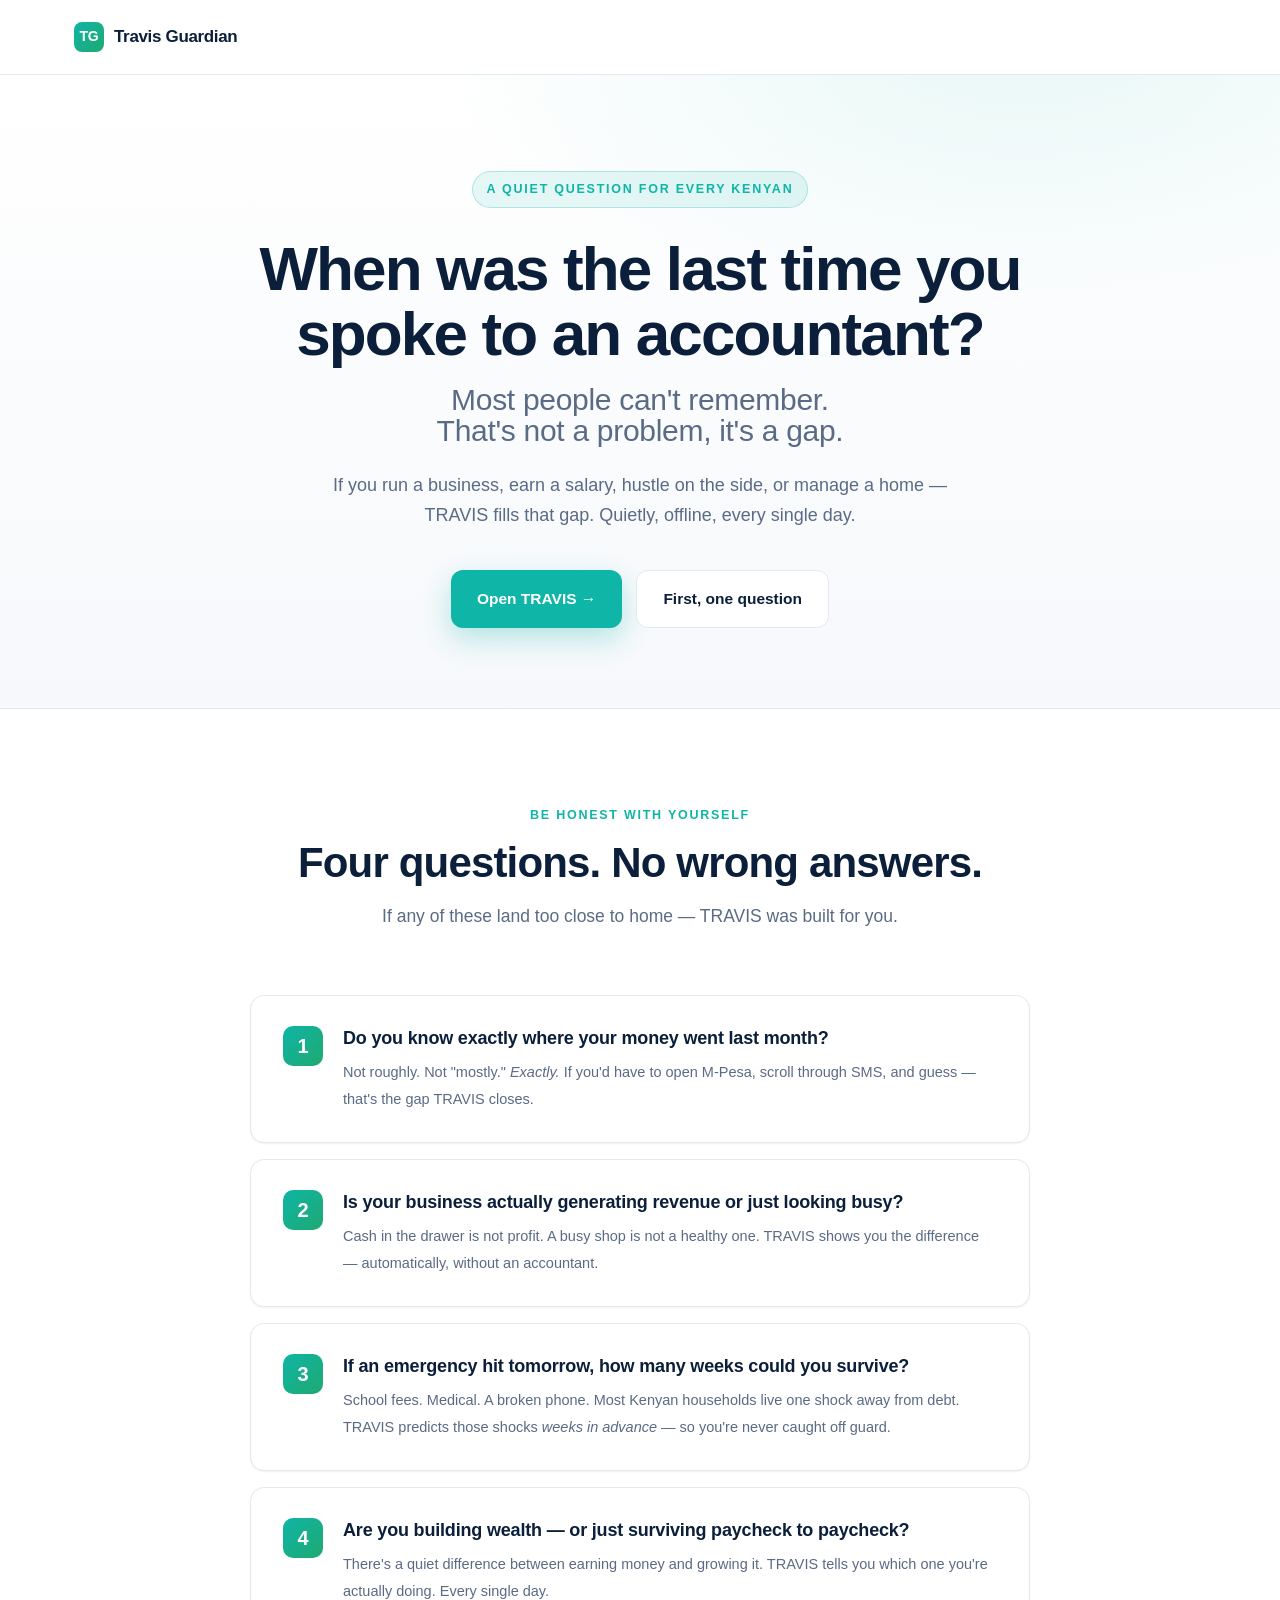
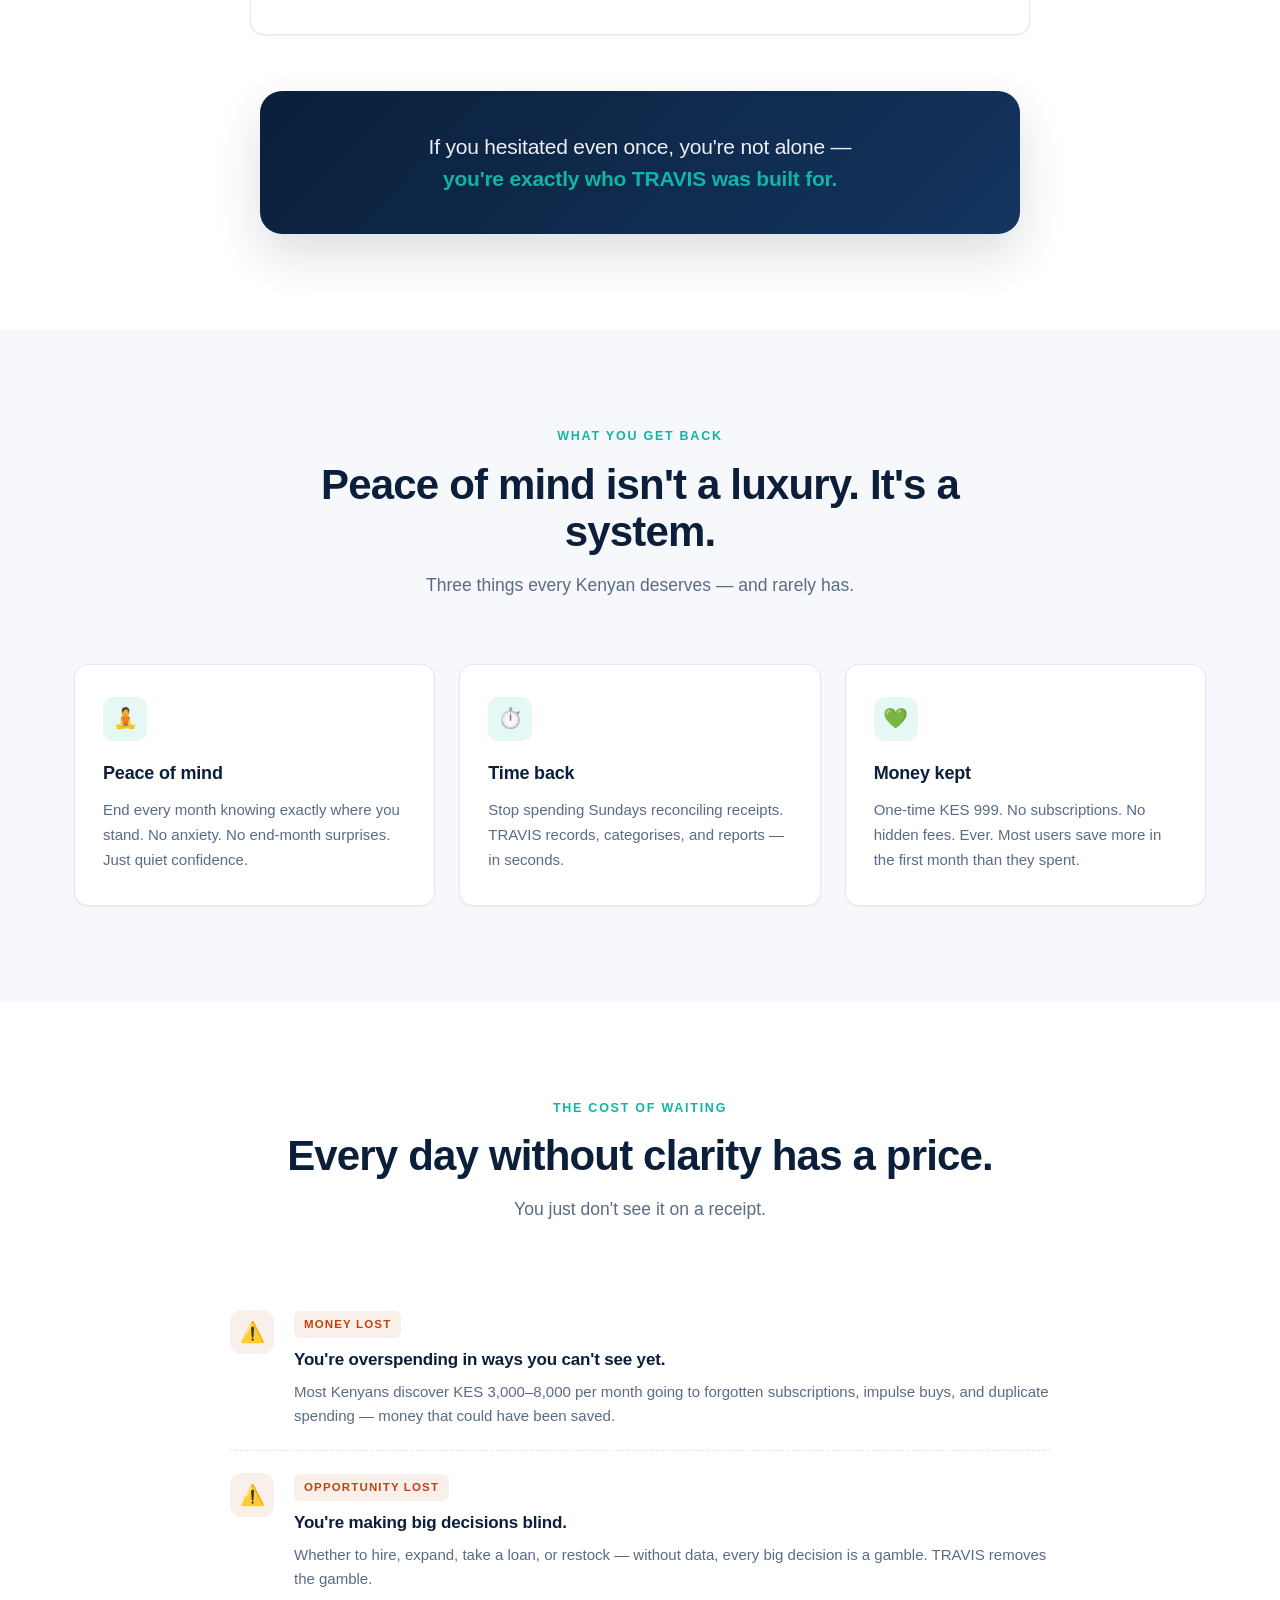
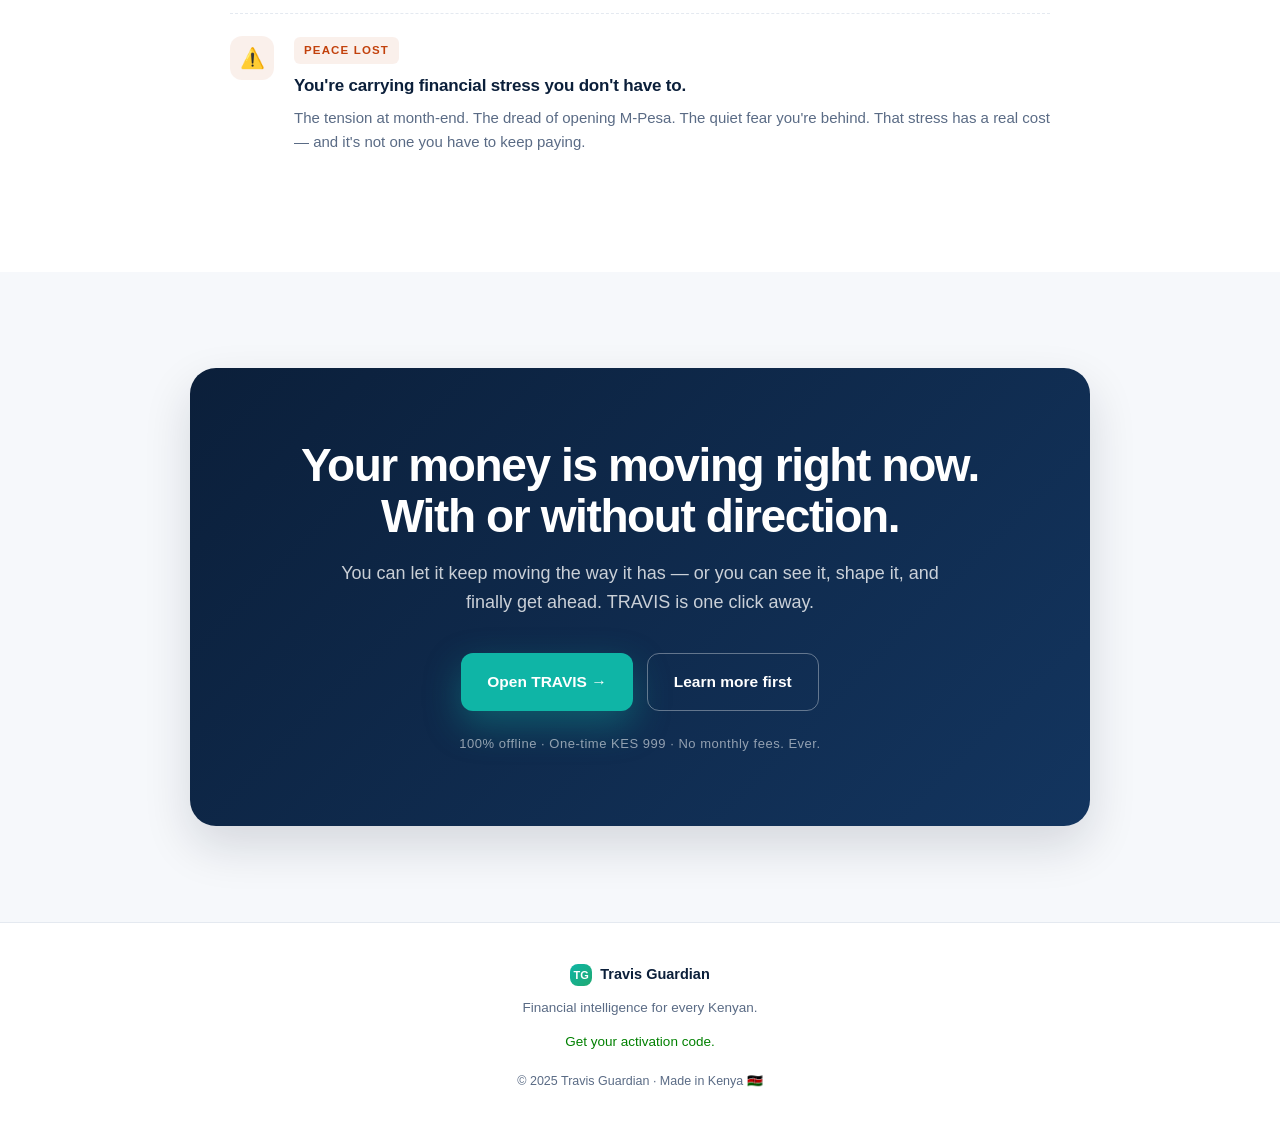
<file: index.html>
<!DOCTYPE html>
<html lang="en">
<head>
  <meta charset="UTF-8" />
  <meta name="viewport" content="width=device-width, initial-scale=1.0" />

  <title>TRAVIS GUARDIAN</title>
  <meta name="description" content="A quiet question for every Kenyan. If you don't know where your money went last month, TRAVIS was built for you. 100% offline. One-time purchase. KES 999." />
  <meta name="author" content="Travis Guardian" />
  <meta name="theme-color" content="#0B1F3A" />
  <link rel="icon" href="assets/img/favicon.ico" />
  <link rel="apple-touch-icon" href="assets/img/travis_192.png" />

  <style>
    :root {
      --navy: #0B1F3A;
      --navy-soft: #13294B;
      --teal: #0FB5A6;
      --green: #1FA971;
      --gold: #F2B705;
      --bg: #FFFFFF;
      --bg-alt: #F6F8FB;
      --text: #0F172A;
      --text-muted: #5A6B85;
      --border: #E4E9F0;
      --radius: 14px;
      --shadow-sm: 0 1px 2px rgba(15,23,42,.06);
      --shadow-md: 0 8px 24px rgba(15,23,42,.08);
      --shadow-lg: 0 20px 48px rgba(15,23,42,.14);
      --max: 1180px;
      --font: -apple-system, BlinkMacSystemFont, "Segoe UI", Roboto, "Helvetica Neue", Arial, sans-serif;
    }

    * { box-sizing: border-box; margin: 0; padding: 0; }
    html { scroll-behavior: smooth; }
    body {
      font-family: var(--font);
      color: var(--text);
      background: var(--bg);
      line-height: 1.65;
      -webkit-font-smoothing: antialiased;
    }
    a { color: inherit; text-decoration: none; }
    .container { max-width: var(--max); margin: 0 auto; padding: 0 24px; }

    /* ============ Header ============ */
    header.landing-header {
      padding: 22px 0;
      background: #fff;
      border-bottom: 1px solid var(--border);
    }
    .landing-header .container {
      display: flex; align-items: center; justify-content: space-between;
    }
    .brand {
      display: flex; align-items: center; gap: 10px;
      font-weight: 800; letter-spacing: -.02em; font-size: 17px; color: var(--navy);
    }
    .brand-mark {
      width: 30px; height: 30px; border-radius: 8px;
      background: linear-gradient(135deg, var(--teal), var(--green));
      display: grid; place-items: center;
      color: #fff; font-weight: 800; font-size: 14px;
    }
    .landing-header .nav-mini {
      font-size: 13.5px;
      color: var(--text-muted);
    }
    .landing-header .nav-mini a {
      color: var(--teal); font-weight: 600;
    }
    .landing-header .nav-mini a:hover { text-decoration: underline; }

    /* ============ Hero (NEPQ opener) ============ */
    .hero-landing {
      padding: 96px 0 80px;
      background:
        radial-gradient(1000px 500px at 80% -10%, rgba(15,181,166,.10), transparent 60%),
        linear-gradient(180deg, #FFFFFF 0%, #F6F8FB 100%);
      border-bottom: 1px solid var(--border);
      text-align: center;
    }
    .hero-landing .eyebrow {
      display: inline-block;
      font-size: 12.5px; font-weight: 700;
      letter-spacing: .14em; text-transform: uppercase;
      color: var(--teal);
      background: rgba(15,181,166,.10);
      border: 1px solid rgba(15,181,166,.25);
      padding: 7px 14px; border-radius: 999px;
      margin-bottom: 28px;
    }
    .hero-landing h1 {
      font-size: clamp(32px, 5.4vw, 62px);
      line-height: 1.05;
      letter-spacing: -.03em;
      font-weight: 800;
      color: var(--navy);
      max-width: 900px;
      margin: 0 auto 24px;
    }
    .hero-landing h1 .soft {
      display: block;
      font-weight: 500;
      color: var(--text-muted);
      font-size: clamp(20px, 2.6vw, 30px);
      letter-spacing: -.01em;
      margin-top: 18px;
    }
    .hero-landing p.lead {
      font-size: clamp(16px, 1.6vw, 18px);
      color: var(--text-muted);
      max-width: 640px;
      margin: 0 auto 40px;
    }
    .hero-ctas {
      display: flex; gap: 14px; justify-content: center; flex-wrap: wrap;
    }

    /* ============ Buttons ============ */
    .btn {
      display: inline-flex; align-items: center; gap: 10px;
      padding: 15px 26px;
      border-radius: 12px;
      font-weight: 700; font-size: 15.5px;
      transition: transform .15s ease, box-shadow .15s ease, background .15s ease;
      cursor: pointer; border: none;
    }
    .btn-primary {
      background: var(--navy); color: #fff;
      box-shadow: var(--shadow-md);
    }
    .btn-primary:hover { transform: translateY(-2px); background: var(--navy-soft); box-shadow: var(--shadow-lg); }
    .btn-teal {
      background: var(--teal); color: #fff;
      box-shadow: 0 10px 28px rgba(15,181,166,.30);
    }
    .btn-teal:hover { transform: translateY(-2px); background: #0DA394; }
    .btn-ghost {
      background: #fff; color: var(--navy);
      border: 1.5px solid var(--border);
    }
    .btn-ghost:hover { transform: translateY(-2px); border-color: var(--navy); }

    /* ============ Sections ============ */
    section { padding: 96px 0; }
    section.alt { background: var(--bg-alt); }

    .section-head {
      text-align: center;
      max-width: 720px;
      margin: 0 auto 64px;
    }
    .section-head .kicker {
      font-size: 12.5px; font-weight: 700;
      letter-spacing: .14em; text-transform: uppercase;
      color: var(--teal); margin-bottom: 14px;
    }
    .section-head h2 {
      font-size: clamp(26px, 3.6vw, 42px);
      letter-spacing: -.02em; font-weight: 800;
      color: var(--navy);
      margin-bottom: 16px;
      line-height: 1.12;
    }
    .section-head p {
      color: var(--text-muted);
      font-size: 17.5px;
    }

    /* ============ Rhetorical Questions ============ */
    .questions {
      max-width: 780px;
      margin: 0 auto;
    }
    .question {
      background: #fff;
      border: 1px solid var(--border);
      border-radius: var(--radius);
      padding: 30px 32px;
      margin-bottom: 16px;
      box-shadow: var(--shadow-sm);
      display: flex; gap: 20px; align-items: flex-start;
      transition: transform .18s ease, box-shadow .18s ease, border-color .18s ease;
    }
    .question:hover {
      transform: translateY(-2px);
      box-shadow: var(--shadow-md);
      border-color: rgba(15,181,166,.4);
    }
    .question .q-mark {
      width: 40px; height: 40px; flex-shrink: 0;
      border-radius: 10px;
      background: linear-gradient(135deg, var(--teal), var(--green));
      color: #fff; font-weight: 800; font-size: 20px;
      display: grid; place-items: center;
    }
    .question .q-text {
      flex: 1;
    }
    .question .q-text p {
      color: var(--navy);
      font-size: 18px;
      font-weight: 600;
      letter-spacing: -.01em;
      margin-bottom: 8px;
      line-height: 1.4;
    }
    .question .q-text .sub {
      color: var(--text-muted);
      font-size: 14.5px;
      font-weight: 400;
      line-height: 1.55;
    }

    /* ============ Pain → Relief pivot ============ */
    .pivot {
      text-align: center;
      max-width: 760px;
      margin: 56px auto 0;
      padding: 40px 32px;
      background: linear-gradient(135deg, var(--navy) 0%, #13355F 100%);
      border-radius: 22px;
      box-shadow: var(--shadow-lg);
    }
    .pivot p {
      color: rgba(255,255,255,.92);
      font-size: clamp(17px, 2vw, 21px);
      line-height: 1.5;
      letter-spacing: -.01em;
      font-weight: 500;
    }
    .pivot .accent {
      color: var(--teal);
      font-weight: 700;
    }

    /* ============ Three-up value ============ */
    .grid-3 {
      display: grid;
      grid-template-columns: repeat(3, 1fr);
      gap: 24px;
    }
    @media (max-width: 900px) { .grid-3 { grid-template-columns: 1fr; } }

    .value-card {
      background: #fff;
      border: 1px solid var(--border);
      border-radius: var(--radius);
      padding: 32px 28px;
      box-shadow: var(--shadow-sm);
      transition: transform .18s ease, box-shadow .18s ease;
    }
    .value-card:hover { transform: translateY(-3px); box-shadow: var(--shadow-md); }
    .value-card .icon {
      width: 44px; height: 44px; border-radius: 10px;
      display: grid; place-items: center; font-size: 20px;
      background: rgba(15,181,166,.10); color: var(--teal);
      margin-bottom: 18px;
    }
    .value-card h3 {
      font-size: 18px; color: var(--navy);
      margin-bottom: 10px; letter-spacing: -.01em;
    }
    .value-card p { color: var(--text-muted); font-size: 15px; }

    /* ============ FOMO / Loss framing ============ */
    .loss-block {
      max-width: 820px;
      margin: 0 auto;
    }
    .loss-row {
      display: flex; gap: 20px; align-items: flex-start;
      padding: 22px 0;
      border-bottom: 1px dashed var(--border);
    }
    .loss-row:last-child { border-bottom: none; }
    .loss-row .mark {
      width: 44px; height: 44px; flex-shrink: 0;
      border-radius: 12px;
      display: grid; place-items: center;
      font-size: 20px;
      background: rgba(194,65,12,.08);
      color: #C2410C;
    }
    .loss-row .body h4 {
      color: var(--navy); font-size: 17px;
      font-weight: 700; margin-bottom: 6px;
      letter-spacing: -.01em;
    }
    .loss-row .body p {
      color: var(--text-muted); font-size: 15px; line-height: 1.6;
    }
    .loss-row .body .tag {
      display: inline-block;
      font-size: 11.5px; font-weight: 800;
      letter-spacing: .1em; text-transform: uppercase;
      color: #C2410C;
      background: rgba(194,65,12,.08);
      padding: 4px 10px; border-radius: 6px;
      margin-bottom: 8px;
    }

    /* ============ Final CTA ============ */
    .final-cta {
      background: linear-gradient(135deg, var(--navy) 0%, #13355F 100%);
      color: #fff;
      border-radius: 26px;
      padding: 72px 40px;
      text-align: center;
      box-shadow: var(--shadow-lg);
      max-width: 900px;
      margin: 0 auto;
    }
    .final-cta h2 {
      font-size: clamp(28px, 4vw, 46px);
      letter-spacing: -.03em;
      font-weight: 800;
      line-height: 1.1;
      margin-bottom: 18px;
    }
    .final-cta .quote {
      color: rgba(255,255,255,.78);
      font-size: clamp(16px, 1.8vw, 18px);
      max-width: 620px;
      margin: 0 auto 36px;
      line-height: 1.6;
    }
    .final-cta .btn-primary {
      background: var(--teal); color: #fff;
      box-shadow: 0 14px 36px rgba(15,181,166,.35);
    }
    .final-cta .btn-primary:hover { background: #0DA394; }
    .final-cta .btn-ghost {
      background: transparent; color: #fff;
      border-color: rgba(255,255,255,.35);
    }
    .final-cta .btn-ghost:hover { background: rgba(255,255,255,.08); border-color: #fff; }

    .final-cta .micro {
      margin-top: 22px;
      font-size: 13px;
      color: rgba(255,255,255,.55);
      letter-spacing: .04em;
    }

    /* ============ Footer ============ */
    footer.landing-footer {
      padding: 40px 0;
      border-top: 1px solid var(--border);
      background: #fff;
      text-align: center;
      font-size: 13.5px;
      color: var(--text-muted);
    }
    footer.landing-footer .foot-brand {
      display: inline-flex; align-items: center; gap: 8px;
      font-weight: 800; color: var(--navy); font-size: 14.5px;
      margin-bottom: 10px;
    }
    footer.landing-footer .foot-brand .brand-mark {
      width: 22px; height: 22px; font-size: 11px;
    }
    footer.landing-footer .links {
      margin-top: 12px;
    }
    footer.landing-footer .links a {
      margin: 0 10px;
      color: var(--text-muted);
    }
    footer.landing-footer .links a:hover { color: var(--teal); }

    /* ============ Reveal ============ */
    .reveal { opacity: 0; transform: translateY(18px); transition: opacity .8s ease, transform .8s ease; }
    .reveal.visible { opacity: 1; transform: none; }
  </style>
</head>
<body>

  <!-- ============ HEADER ============ -->
  <header class="landing-header">
    <div class="container">
      <a href="index.html" class="brand">
        <span class="brand-mark">TG</span>
        <span>Travis Guardian</span>
      </a>
      <div class="nav-mini">
        <!--Part of <a href="https://travisguardian.vercel.app">Travis Guardian</a>-->
      </div>
    </div>
  </header>

  <!-- ============ HERO — NEPQ OPENER ============ -->
  <section class="hero-landing">
    <div class="container">
      <div class="eyebrow">A quiet question for every Kenyan</div>
      <h1>
        When was the last time you spoke to an accountant?
        <span class="soft">
          Most people can't remember.
          <br />That's not a problem, it's a gap.
        </span>
      </h1>
      <p class="lead">
        If you run a business, earn a salary, hustle on the side, or
        manage a home — TRAVIS fills that gap. Quietly, offline,
        every single day.
      </p>
      <div class="hero-ctas">
        <a href="https://travis-three.vercel.app/travis_core.html"
           class="btn btn-teal">
          Open TRAVIS →
        </a>
        <a href="#questions" class="btn btn-ghost">
          First, one question
        </a>
      </div>
    </div>
  </section>

  <!-- ============ RHETORICAL QUESTIONS ============ -->
  <section id="questions" class="reveal">
    <div class="container">
      <div class="section-head">
        <div class="kicker">Be honest with yourself</div>
        <h2>Four questions. No wrong answers.</h2>
        <p>If any of these land too close to home — TRAVIS was built for you.</p>
      </div>

      <div class="questions">

        <div class="question">
          <div class="q-mark">1</div>
          <div class="q-text">
            <p>Do you know exactly where your money went last month?</p>
            <span class="sub">
              Not roughly. Not "mostly." <em>Exactly.</em> If you'd have to open M-Pesa,
              scroll through SMS, and guess — that's the gap TRAVIS closes.
            </span>
          </div>
        </div>

        <div class="question">
          <div class="q-mark">2</div>
          <div class="q-text">
            <p>Is your business actually generating revenue or just looking busy?</p>
            <span class="sub">
              Cash in the drawer is not profit. A busy shop is not a healthy one.
              TRAVIS shows you the difference — automatically, without an accountant.
            </span>
          </div>
        </div>

        <div class="question">
          <div class="q-mark">3</div>
          <div class="q-text">
            <p>If an emergency hit tomorrow, how many weeks could you survive?</p>
            <span class="sub">
              School fees. Medical. A broken phone. Most Kenyan households live
              one shock away from debt. TRAVIS predicts those shocks
              <em>weeks in advance</em> — so you're never caught off guard.
            </span>
          </div>
        </div>

        <div class="question">
          <div class="q-mark">4</div>
          <div class="q-text">
            <p>Are you building wealth — or just surviving paycheck to paycheck?</p>
            <span class="sub">
              There's a quiet difference between earning money and growing it.
              TRAVIS tells you which one you're actually doing. Every single day.
            </span>
          </div>
        </div>

      </div>

      <!-- Pain → Relief pivot -->
      <div class="pivot reveal">
        <p>
          If you hesitated even once, you're not alone —<br />
          <span class="accent">you're exactly who TRAVIS was built for.</span>
        </p>
      </div>

    </div>
  </section>

  <!-- ============ THREE-UP VALUE ============ -->
  <section class="alt reveal">
    <div class="container">
      <div class="section-head">
        <div class="kicker">What you get back</div>
        <h2>Peace of mind isn't a luxury. It's a system.</h2>
        <p>Three things every Kenyan deserves — and rarely has.</p>
      </div>

      <div class="grid-3">
        <div class="value-card">
          <div class="icon">🧘</div>
          <h3>Peace of mind</h3>
          <p>End every month knowing exactly where you stand. No anxiety. No end-month surprises. Just quiet confidence.</p>
        </div>
        <div class="value-card">
          <div class="icon">⏱️</div>
          <h3>Time back</h3>
          <p>Stop spending Sundays reconciling receipts. TRAVIS records, categorises, and reports — in seconds.</p>
        </div>
        <div class="value-card">
          <div class="icon">💚</div>
          <h3>Money kept</h3>
          <p>One-time KES 999. No subscriptions. No hidden fees. Ever. Most users save more in the first month than they spent.</p>
        </div>
      </div>
    </div>
  </section>

  <!-- ============ FOMO / LOSS FRAMING ============ -->
  <section class="reveal">
    <div class="container">
      <div class="section-head">
        <div class="kicker">The cost of waiting</div>
        <h2>Every day without clarity has a price.</h2>
        <p>You just don't see it on a receipt.</p>
      </div>

      <div class="loss-block">

        <div class="loss-row">
          <div class="mark">⚠️</div>
          <div class="body">
            <span class="tag">Money lost</span>
            <h4>You're overspending in ways you can't see yet.</h4>
            <p>
              Most Kenyans discover KES 3,000–8,000 per month going to forgotten
              subscriptions, impulse buys, and duplicate spending — money that
              could have been saved.
            </p>
          </div>
        </div>

        <div class="loss-row">
          <div class="mark">⚠️</div>
          <div class="body">
            <span class="tag">Opportunity lost</span>
            <h4>You're making big decisions blind.</h4>
            <p>
              Whether to hire, expand, take a loan, or restock — without data,
              every big decision is a gamble. TRAVIS removes the gamble.
            </p>
          </div>
        </div>

        <div class="loss-row">
          <div class="mark">⚠️</div>
          <div class="body">
            <span class="tag">Peace lost</span>
            <h4>You're carrying financial stress you don't have to.</h4>
            <p>
              The tension at month-end. The dread of opening M-Pesa.
              The quiet fear you're behind. That stress has a real cost —
              and it's not one you have to keep paying.
            </p>
          </div>
        </div>

      </div>
    </div>
  </section>

  <!-- ============ FINAL CTA ============ -->
  <section class="alt">
    <div class="container">
      <div class="final-cta reveal">
        <h2>Your money is moving right now.<br />With or without direction.</h2>
        <p class="quote">
          You can let it keep moving the way it has — or you can see it,
          shape it, and finally get ahead. TRAVIS is one click away.
        </p>
        <div style="display:flex; gap:14px; justify-content:center; flex-wrap:wrap;">
          <a href="https://travis-three.vercel.app/travis_core.html"
             class="btn btn-primary">
            Open TRAVIS →
          </a>
          <a href="index.html" class="btn btn-ghost">
            Learn more first
          </a>
        </div>
        <div class="micro">
          100% offline · One-time KES 999 · No monthly fees. Ever.
        </div>
      </div>
    </div>
  </section>

  <!-- ============ FOOTER ============ -->
  <footer class="landing-footer">
    <div class="container">
      <div class="foot-brand">
        <span class="brand-mark">TG</span>
        <span>Travis Guardian</span>
      </div>
      <div>Financial intelligence for every Kenyan.</div>
      <div class="links">
        <!--<a href="https://travisguardian.vercel.app/">Company</a>
        <a href="https://travisguardian.vercel.app/about.html">About</a>
        <a href="https://travisguardian.vercel.app/pricing.html">Pricing</a>
        <a href="https://travisguardian.vercel.app/security.html">Security</a>-->
        <a href="https://wa.me/254140438390" style="color:green">Get your activation code.</a>
      </div>
      <div style="margin-top:18px; font-size:12.5px; color:var(--text-muted);">
        © 2025 Travis Guardian · Made in Kenya 🇰🇪
      </div>
    </div>
  </footer>

  <script>
    // Reveal on scroll
    const io = new IntersectionObserver((entries) => {
      entries.forEach(e => { if (e.isIntersecting) e.target.classList.add('visible'); });
    }, { threshold: 0.12 });
    document.querySelectorAll('.reveal').forEach(el => io.observe(el));
  </script>
  <script src=theme.js></script>
</body>
</html>
</file>
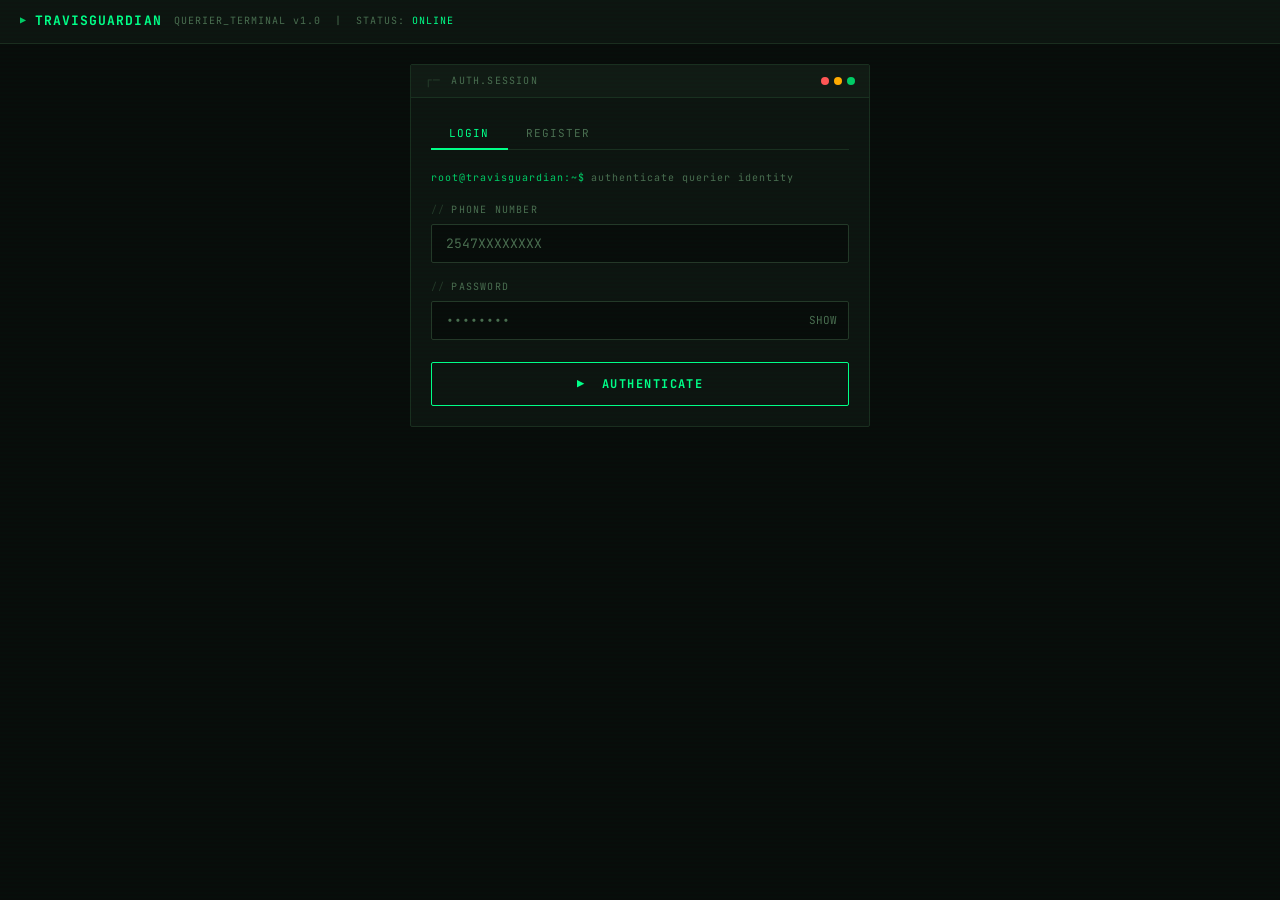
<file: Admin.html>
<!DOCTYPE html>
<html lang="en">
<head>
  <meta charset="UTF-8">
  <meta name="viewport" content="width=device-width, initial-scale=1.0">
  <title>TravisAdmin — Admin Terminal</title>
  <link rel="preconnect" href="https://fonts.googleapis.com">
  <link href="https://fonts.googleapis.com/css2?family=JetBrains+Mono:wght@300;400;500;700&family=Share+Tech+Mono&display=swap" rel="stylesheet">
  <style>
    *, *::before, *::after { box-sizing: border-box; margin: 0; padding: 0; }

    :root {
      --green:   #00ff88;
      --green2:  #00cc66;
      --dim:     #00ff8844;
      --red:     #ff4455;
      --amber:   #ffaa00;
      --blue:    #44aaff;
      --bg:      #080c0a;
      --bg2:     #0d1410;
      --bg3:     #111a14;
      --border:  #1a2e1f;
      --border2: #243828;
      --text:    #c8e8cc;
      --muted:   #4a6e50;
      --mono:    'JetBrains Mono', 'Share Tech Mono', monospace;
    }

    html, body {
      background: var(--bg);
      color: var(--text);
      font-family: var(--mono);
      min-height: 100vh;
      font-size: 13px;
      line-height: 1.6;
      overflow-x: hidden;
    }

    body::before {
      content: '';
      position: fixed;
      inset: 0;
      background: repeating-linear-gradient(
        0deg,
        transparent,
        transparent 2px,
        rgba(0,255,136,0.012) 2px,
        rgba(0,255,136,0.012) 4px
      );
      pointer-events: none;
      z-index: 9999;
    }

    .topbar {
      background: var(--bg2);
      border-bottom: 1px solid var(--border);
      padding: 0 20px;
      height: 44px;
      display: flex;
      align-items: center;
      justify-content: space-between;
      position: sticky;
      top: 0;
      z-index: 100;
    }

    .topbar-left {
      display: flex;
      align-items: center;
      gap: 12px;
    }

    .topbar-logo {
      color: var(--green);
      font-size: 13px;
      font-weight: 700;
      letter-spacing: 0.08em;
      display: flex;
      align-items: center;
      gap: 8px;
    }

    .topbar-logo::before {
      content: '▶';
      font-size: 10px;
      color: var(--green2);
    }

    .topbar-status {
      font-size: 10px;
      color: var(--muted);
      letter-spacing: 0.1em;
    }

    .topbar-status span {
      color: var(--green);
    }

    .topbar-right {
      display: flex;
      align-items: center;
      gap: 8px;
    }

    .window {
      background: var(--bg2);
      border: 1px solid var(--border);
      border-radius: 2px;
      overflow: hidden;
      margin-bottom: 16px;
    }

    .window-titlebar {
      background: var(--bg3);
      border-bottom: 1px solid var(--border);
      padding: 7px 14px;
      display: flex;
      align-items: center;
      gap: 10px;
      font-size: 10px;
      color: var(--muted);
      letter-spacing: 0.12em;
      text-transform: uppercase;
    }

    .window-titlebar::before {
      content: '┌─';
      color: var(--border2);
      font-size: 11px;
    }

    .window-dots {
      display: flex;
      gap: 5px;
      margin-left: auto;
    }

    .dot {
      width: 8px;
      height: 8px;
      border-radius: 50%;
    }

    .dot-r { background: #ff5555; }
    .dot-y { background: #ffaa00; }
    .dot-g { background: #00cc66; }

    .window-body {
      padding: 20px;
    }

    .prompt {
      color: var(--muted);
      font-size: 10px;
      letter-spacing: 0.1em;
      margin-bottom: 16px;
      display: flex;
      align-items: center;
      gap: 6px;
    }

    .prompt::before {
      content: 'root@travisguardian:~$';
      color: var(--green2);
      font-size: 10px;
    }

    .tab-row {
      display: flex;
      gap: 0;
      margin-bottom: 20px;
      border-bottom: 1px solid var(--border);
    }

    .tab-btn {
      background: transparent;
      border: none;
      border-bottom: 2px solid transparent;
      color: var(--muted);
      font-family: var(--mono);
      font-size: 11px;
      letter-spacing: 0.1em;
      padding: 8px 18px;
      cursor: pointer;
      text-transform: uppercase;
      transition: color 0.15s, border-color 0.15s;
      margin-bottom: -1px;
    }

    .tab-btn:hover { color: var(--text); }

    .tab-btn.active {
      color: var(--green);
      border-bottom-color: var(--green);
    }

    .field-group {
      margin-bottom: 16px;
    }

    .field-label {
      font-size: 10px;
      color: var(--muted);
      letter-spacing: 0.12em;
      text-transform: uppercase;
      margin-bottom: 6px;
      display: flex;
      align-items: center;
      gap: 6px;
    }

    .field-label::before {
      content: '//';
      color: var(--border2);
    }

    input[type=text],
    input[type=tel],
    input[type=email],
    input[type=password] {
      width: 100%;
      background: var(--bg);
      border: 1px solid var(--border2);
      border-radius: 2px;
      color: var(--text);
      font-family: var(--mono);
      font-size: 13px;
      padding: 10px 14px;
      outline: none;
      transition: border-color 0.15s, box-shadow 0.15s;
      -webkit-appearance: none;
    }

    input[type=text]:focus,
    input[type=tel]:focus,
    input[type=email]:focus,
    input[type=password]:focus {
      border-color: var(--green2);
      box-shadow: 0 0 0 1px var(--green2)22;
    }

    input::placeholder { color: var(--muted); }

    .input-wrap {
      position: relative;
    }

    .input-wrap .eye-toggle {
      position: absolute;
      right: 12px;
      top: 50%;
      transform: translateY(-50%);
      cursor: pointer;
      color: var(--muted);
      font-size: 11px;
      background: none;
      border: none;
      font-family: var(--mono);
      transition: color 0.15s;
    }

    .input-wrap .eye-toggle:hover { color: var(--green); }

    .btn {
      font-family: var(--mono);
      font-size: 11px;
      font-weight: 700;
      letter-spacing: 0.12em;
      text-transform: uppercase;
      border-radius: 2px;
      border: 1px solid;
      cursor: pointer;
      padding: 10px 20px;
      transition: all 0.15s;
      display: inline-flex;
      align-items: center;
      gap: 8px;
    }

    .btn-primary {
      background: transparent;
      border-color: var(--green);
      color: var(--green);
    }

    .btn-primary:hover {
      background: var(--green);
      color: var(--bg);
    }

    .btn-ghost {
      background: transparent;
      border-color: var(--border2);
      color: var(--muted);
    }

    .btn-ghost:hover {
      border-color: var(--text);
      color: var(--text);
    }

    .btn-danger {
      background: transparent;
      border-color: var(--red);
      color: var(--red);
    }

    .btn-danger:hover {
      background: var(--red);
      color: #fff;
    }

    .btn-full {
      width: 100%;
      justify-content: center;
      padding: 13px 20px;
      font-size: 12px;
    }

    .btn-xl {
      padding: 16px 24px;
      font-size: 12px;
    }

    .stat-grid {
      display: grid;
      grid-template-columns: 1fr 1fr;
      gap: 12px;
      margin-bottom: 20px;
    }

    .stat-card {
      background: var(--bg);
      border: 1px solid var(--border);
      border-radius: 2px;
      padding: 16px;
      position: relative;
      overflow: hidden;
    }

    .stat-card::before {
      content: '';
      position: absolute;
      left: 0; top: 0; bottom: 0;
      width: 2px;
    }

    .stat-card.success::before { background: var(--green); }
    .stat-card.failure::before { background: var(--red); }

    .stat-label {
      font-size: 9px;
      letter-spacing: 0.15em;
      text-transform: uppercase;
      color: var(--muted);
      margin-bottom: 8px;
    }

    .stat-value {
      font-size: 36px;
      font-weight: 700;
      line-height: 1;
    }

    .stat-card.success .stat-value { color: var(--green); }
    .stat-card.failure .stat-value { color: var(--red); }

    .stat-tag {
      font-size: 9px;
      color: var(--muted);
      margin-top: 6px;
      letter-spacing: 0.08em;
    }

    .data-table {
      width: 100%;
      border-collapse: collapse;
      font-size: 12px;
    }

    .data-table thead tr {
      border-bottom: 1px solid var(--border2);
    }

    .data-table th {
      padding: 8px 12px;
      text-align: left;
      font-size: 9px;
      letter-spacing: 0.15em;
      text-transform: uppercase;
      color: var(--muted);
      font-weight: 400;
      white-space: nowrap;
    }

    .data-table tbody tr {
      border-bottom: 1px solid var(--border);
      transition: background 0.1s;
    }

    .data-table tbody tr:hover {
      background: var(--bg3);
    }

    .data-table td {
      padding: 10px 12px;
      vertical-align: middle;
    }

    .fp-value {
      color: var(--green);
      font-size: 12px;
      letter-spacing: 0.06em;
      word-break: break-all;
    }

    .table-wrap {
      overflow-x: auto;
      -webkit-overflow-scrolling: touch;
    }

    @keyframes blink {
      0%, 100% { opacity: 1; }
      50%       { opacity: 0; }
    }

    .cursor {
      display: inline-block;
      width: 7px;
      height: 13px;
      background: var(--green);
      vertical-align: middle;
      animation: blink 1.1s step-end infinite;
      margin-left: 2px;
    }

    .badge {
      display: inline-block;
      font-size: 9px;
      letter-spacing: 0.1em;
      text-transform: uppercase;
      padding: 2px 7px;
      border-radius: 2px;
      border: 1px solid;
    }

    .badge-green { color: var(--green2); border-color: var(--green2); }
    .badge-red   { color: var(--red);   border-color: var(--red); }
    .badge-amber { color: var(--amber); border-color: var(--amber); }

    .divider {
      border: none;
      border-top: 1px solid var(--border);
      margin: 20px 0;
    }

    .empty-state {
      text-align: center;
      padding: 48px 20px;
      color: var(--muted);
    }

    .empty-state .empty-icon {
      font-size: 28px;
      margin-bottom: 12px;
      color: var(--border2);
    }

    .empty-state p {
      font-size: 11px;
      letter-spacing: 0.06em;
      line-height: 1.8;
    }

    .container {
      max-width: 900px;
      margin: 0 auto;
      padding: 20px 16px;
    }

    .form-grid {
      display: grid;
      grid-template-columns: 1fr 1fr;
      gap: 14px;
    }

    @media (max-width: 600px) {
      .form-grid { grid-template-columns: 1fr; }
      .stat-value { font-size: 28px; }
      .topbar-status { display: none; }
      .data-table th:nth-child(4),
      .data-table td:nth-child(4) { display: none; }
    }

    .hidden { display: none !important; }

    .section-header {
      display: flex;
      align-items: center;
      justify-content: space-between;
      margin-bottom: 14px;
    }

    .section-title {
      font-size: 10px;
      letter-spacing: 0.15em;
      text-transform: uppercase;
      color: var(--muted);
      display: flex;
      align-items: center;
      gap: 8px;
    }

    .section-title::before {
      content: '▸';
      color: var(--green2);
    }

    .inline-alert {
      font-size: 11px;
      padding: 10px 14px;
      border-radius: 2px;
      border-left: 2px solid;
      margin-bottom: 14px;
      letter-spacing: 0.04em;
    }

    .inline-alert.error {
      background: #ff445510;
      border-color: var(--red);
      color: var(--red);
    }

    .inline-alert.info {
      background: #44aaff10;
      border-color: var(--blue);
      color: var(--blue);
    }
  </style>
</head>
<body>

  <nav class="topbar">
    <div class="topbar-left">
      <div class="topbar-logo">TRAVISGUARDIAN</div>
      <div class="topbar-status">QUERIER_TERMINAL v1.0 &nbsp;|&nbsp; STATUS: <span>ONLINE</span></div>
    </div>
    <div class="topbar-right" id="nav-buttons"></div>
  </nav>

  <div class="container">

    <div id="auth-section">

      <div class="window" style="max-width:460px;margin:0 auto;">
        <div class="window-titlebar">
          auth.session
          <div class="window-dots">
            <div class="dot dot-r"></div>
            <div class="dot dot-y"></div>
            <div class="dot dot-g"></div>
          </div>
        </div>
        <div class="window-body">

          <div class="tab-row">
            <button class="tab-btn active" onclick="showLoginForm()" id="login-tab">Login</button>
            <button class="tab-btn" onclick="showRegisterForm()" id="register-tab">Register</button>
          </div>

          <div id="login-form">
            <div class="prompt">authenticate querier identity</div>

            <form onsubmit="handleLogin(event)">
              <div class="field-group">
                <div class="field-label">Phone Number</div>
                <input type="tel" id="login-phone" placeholder="2547XXXXXXXX" required>
              </div>
              <div class="field-group">
                <div class="field-label">Password</div>
                <div class="input-wrap">
                  <input type="password" id="login-password" placeholder="••••••••" required>
                  <button type="button" class="eye-toggle" onclick="togglePassword(this)">SHOW</button>
                </div>
              </div>
              <button type="submit" class="btn btn-primary btn-full" style="margin-top:6px;">
                ▶ &nbsp;Authenticate
              </button>
            </form>
          </div>

          <div id="register-form" class="hidden">
            <div class="prompt">create new querier account</div>

            <form onsubmit="handleRegister(event)">
              <div class="form-grid">
                <div class="field-group">
                  <div class="field-label">Full Names</div>
                  <input type="text" id="reg-fullname" placeholder="Jane Doe" required>
                </div>
                <div class="field-group">
                  <div class="field-label">Location</div>
                  <input type="text" id="reg-location" placeholder="Nairobi" required>
                </div>
              </div>
              <div class="field-group">
                <div class="field-label">Phone Number</div>
                <input type="tel" id="reg-phone" placeholder="2547XXXXXXXX" required>
              </div>
              <div class="field-group">
                <div class="field-label">Email (optional)</div>
                <input type="email" id="reg-email" placeholder="you@example.com">
              </div>
              <div class="field-group">
                <div class="field-label">Password</div>
                <div class="input-wrap">
                  <input type="password" id="reg-password" placeholder="••••••••" required>
                  <button type="button" class="eye-toggle" onclick="togglePassword(this)">SHOW</button>
                </div>
              </div>
              <div class="field-group">
                <div class="field-label">Confirm Password</div>
                <div class="input-wrap">
                  <input type="password" id="reg-confirm" placeholder="••••••••" required>
                  <button type="button" class="eye-toggle" onclick="togglePassword(this)">SHOW</button>
                </div>
              </div>
              <button type="submit" class="btn btn-primary btn-full" style="margin-top:6px;">
                ▶ &nbsp;Create Account
              </button>
            </form>
          </div>

        </div>
      </div>
    </div>

    <div id="dashboard" class="hidden">

      <div class="stat-grid">
        <div class="stat-card success">
          <div class="stat-label">Successful Queries</div>
          <div class="stat-value" id="success-count">0</div>
          <div class="stat-tag">RESOLVED <span class="cursor"></span></div>
        </div>
        <div class="stat-card failure">
          <div class="stat-label">Failed Queries</div>
          <div class="stat-value" id="failure-count">0</div>
          <div class="stat-tag">UNRESOLVED</div>
        </div>
      </div>

      <div class="window">
        <div class="window-titlebar">
          fingerprint.query — initiate_stk_push
          <div class="window-dots">
            <div class="dot dot-r"></div>
            <div class="dot dot-y"></div>
            <div class="dot dot-g"></div>
          </div>
        </div>
        <div class="window-body">
          <div class="prompt">enter target parameters</div>

          <div class="form-grid">
            <div class="field-group">
              <div class="field-label">Target Phone Number</div>
              <input id="target-phone" type="tel" placeholder="2547XXXXXXXX">
            </div>
            <div class="field-group">
              <div class="field-label">M-Pesa Number (Payment)</div>
              <input id="payer-msisdn" type="tel" placeholder="2547XXXXXXXX">
            </div>
          </div>

          <button onclick="initiateQuery()" class="btn btn-primary btn-full btn-xl" style="margin-top:4px;">
            ▶ &nbsp;PROCEED TO PAY &amp; QUERY FINGERPRINT
          </button>
        </div>
      </div>

      <div class="window">
        <div class="window-titlebar">
          queries.log — revealed_fingerprints
          <div class="window-dots">
            <div class="dot dot-r"></div>
            <div class="dot dot-y"></div>
            <div class="dot dot-g"></div>
          </div>
        </div>
        <div class="window-body" style="padding:0;">
          <div id="queries-list" class="table-wrap">
            <div class="empty-state">
              <div class="empty-icon">▒▒▒</div>
              <p>NO RECORDS FOUND<br>Make a successful payment to reveal fingerprints.</p>
            </div>
          </div>
        </div>
      </div>

    </div>
  </div>

  <script src="subAdmin.js"></script>
</body>
</html>
</file>
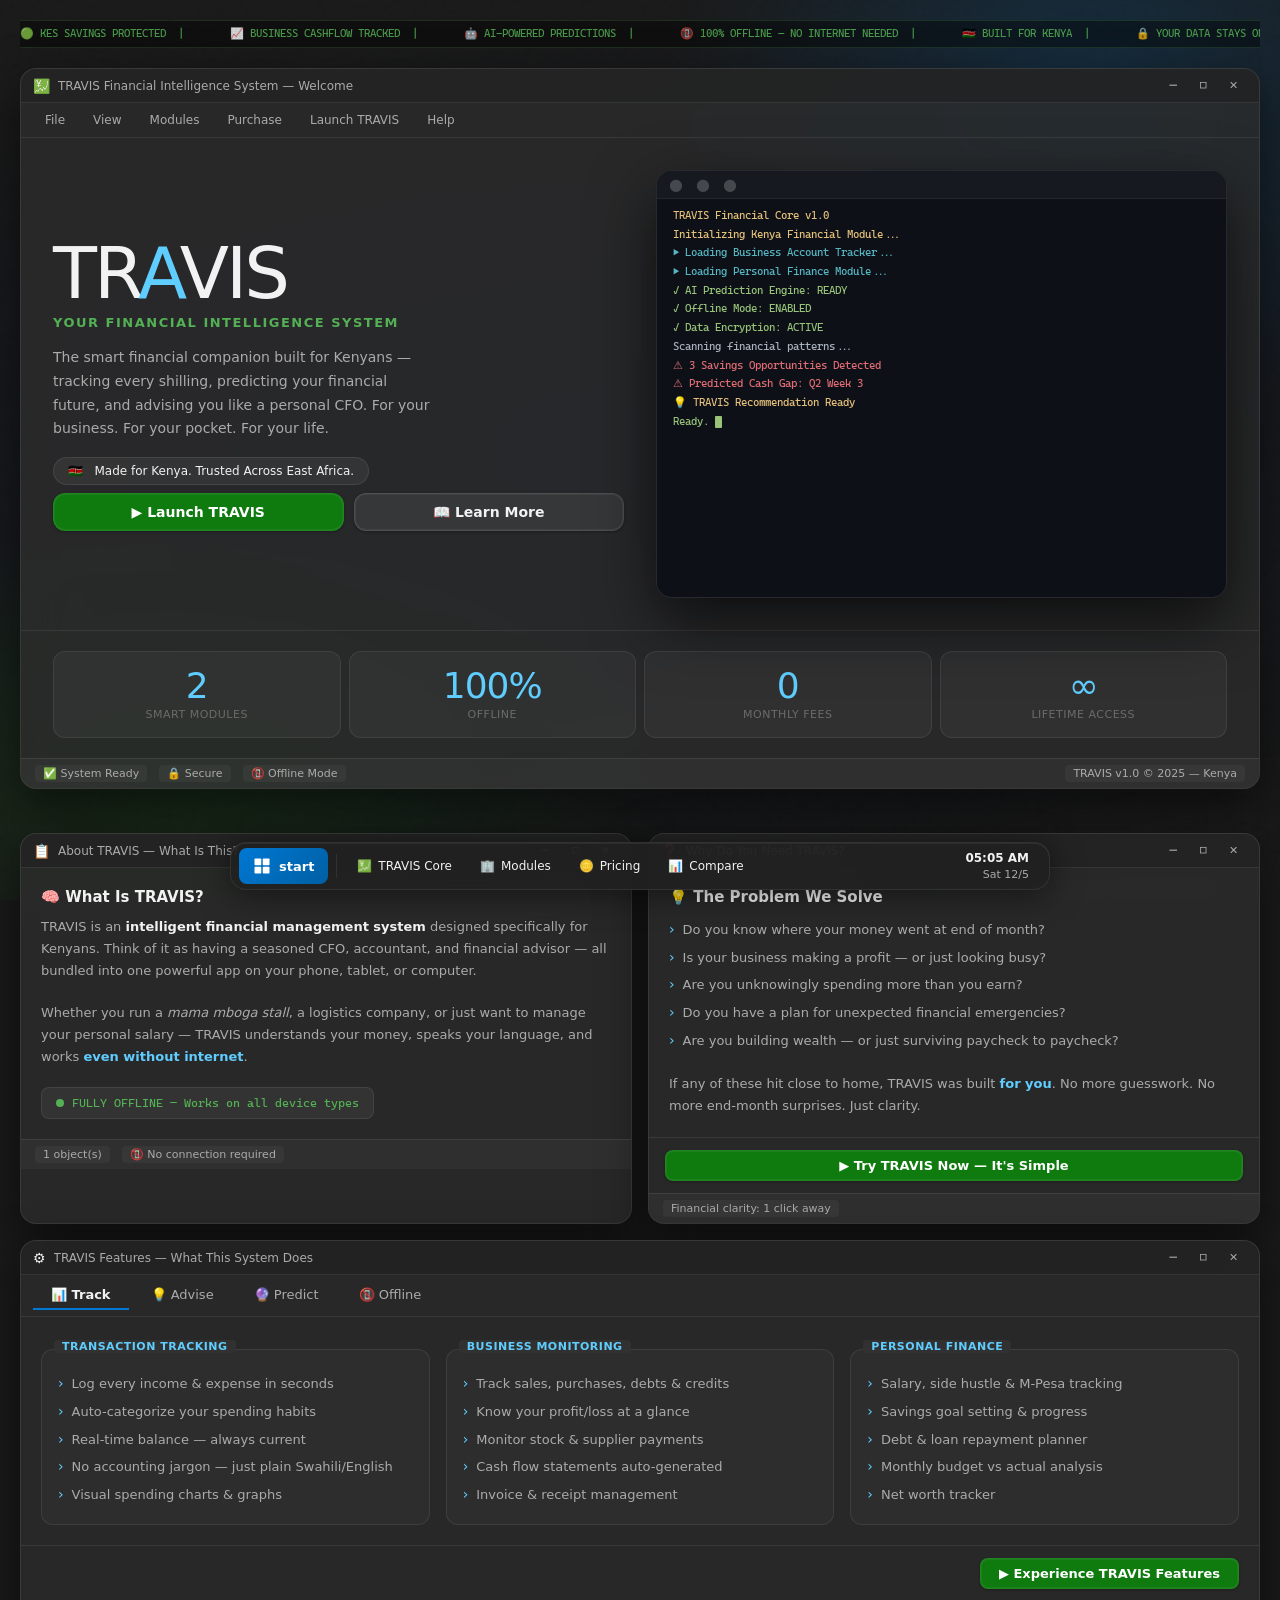
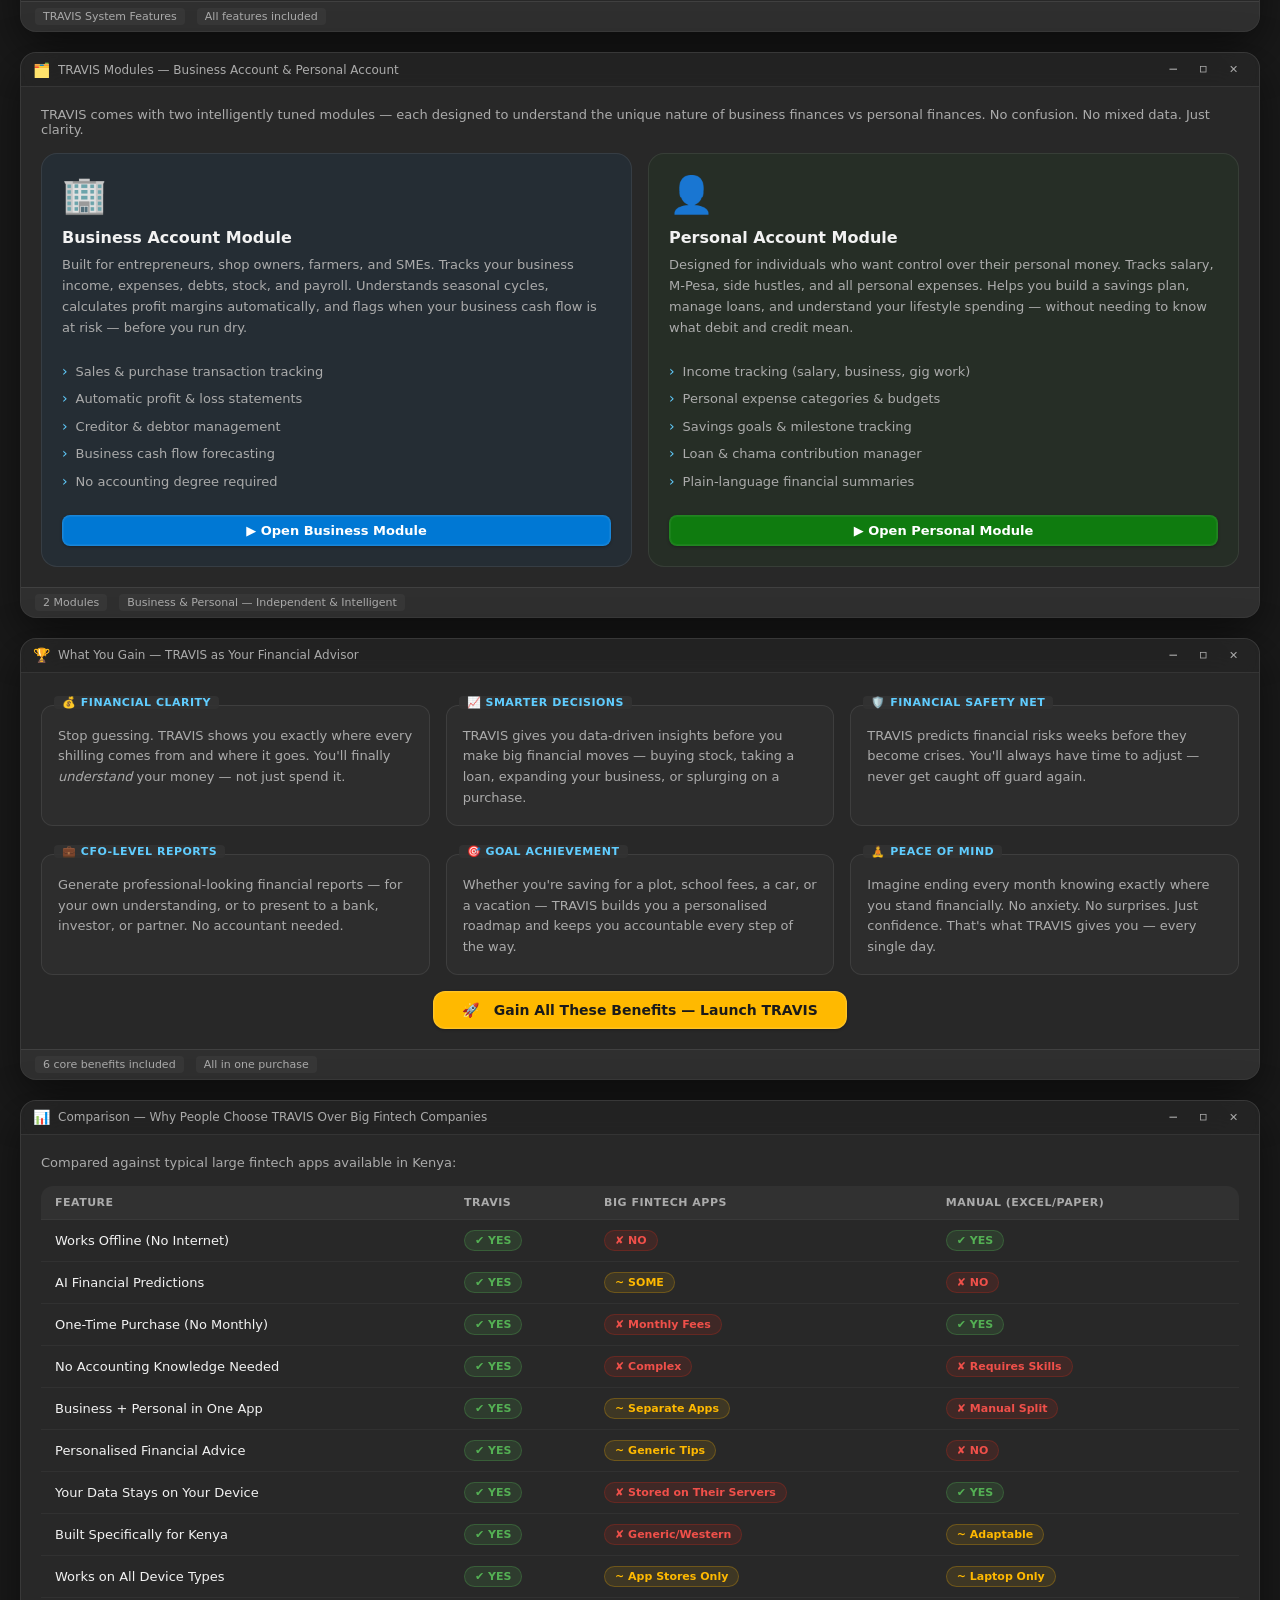
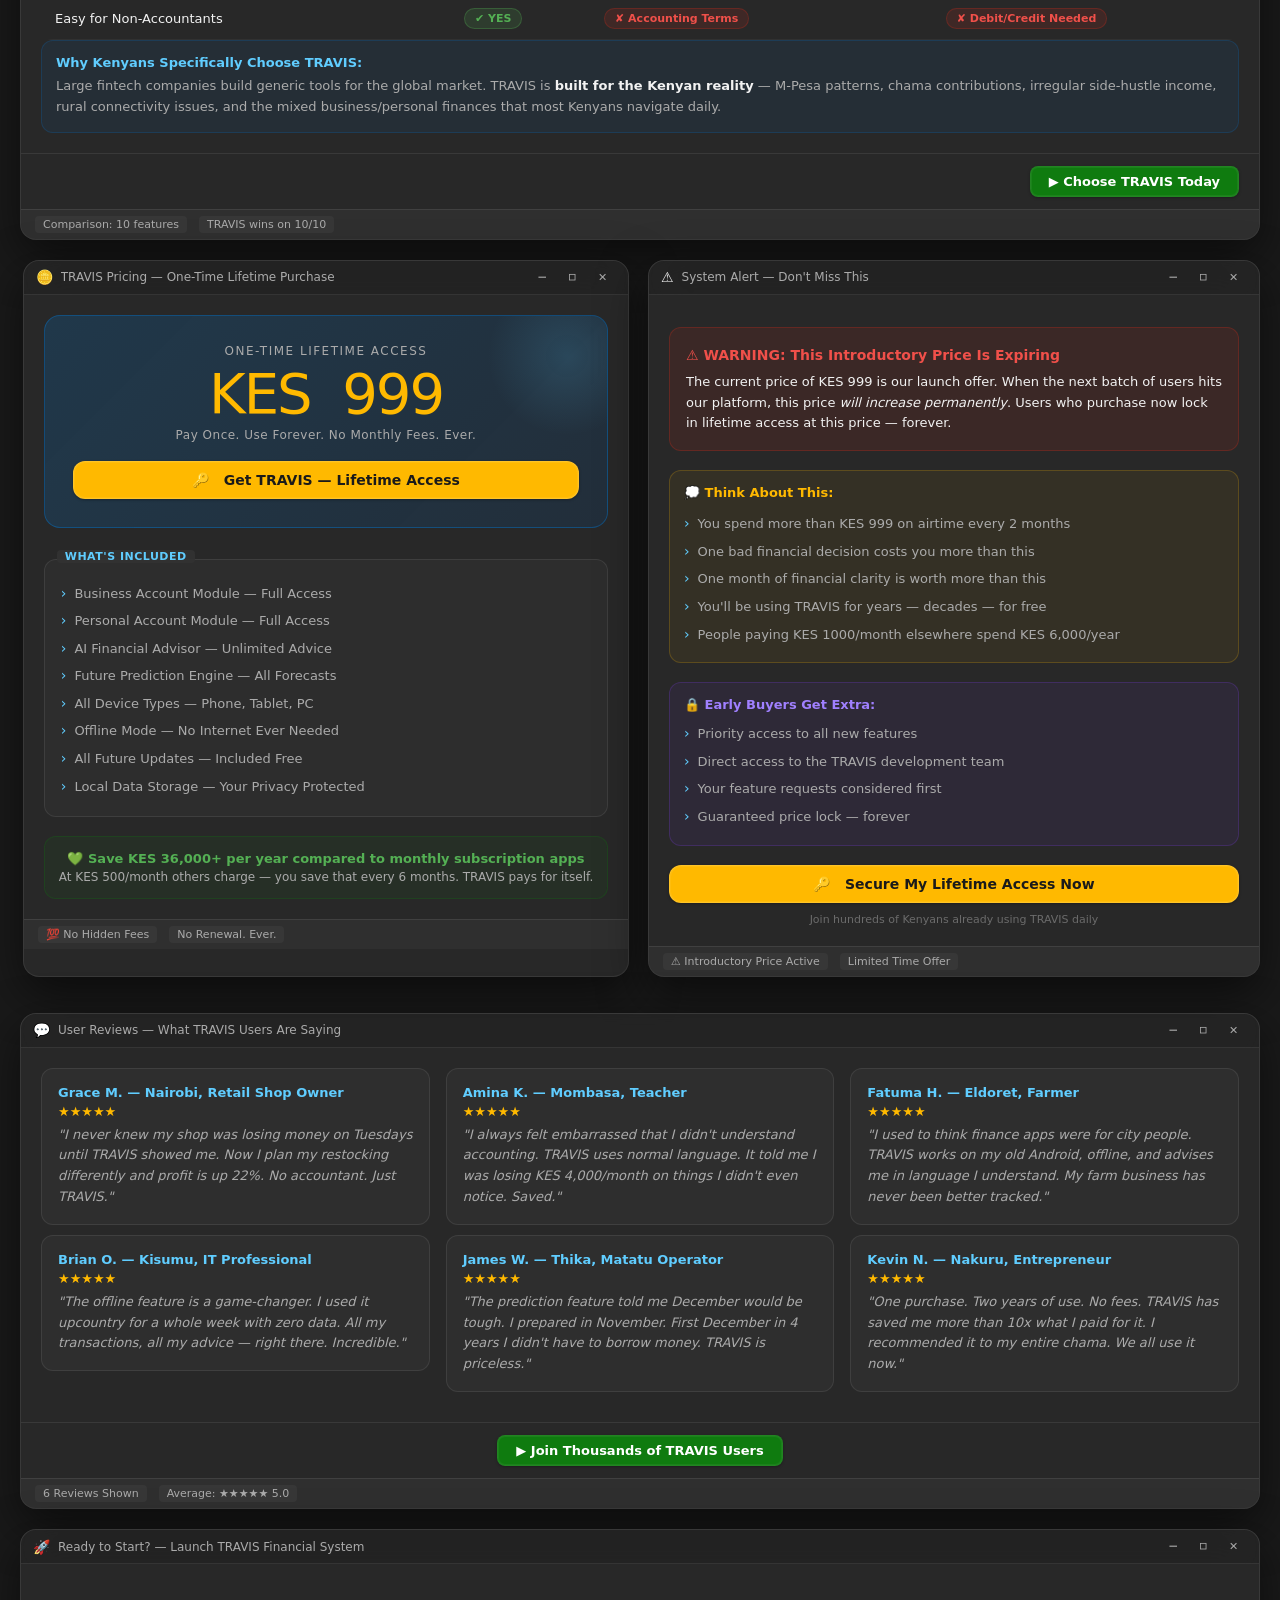
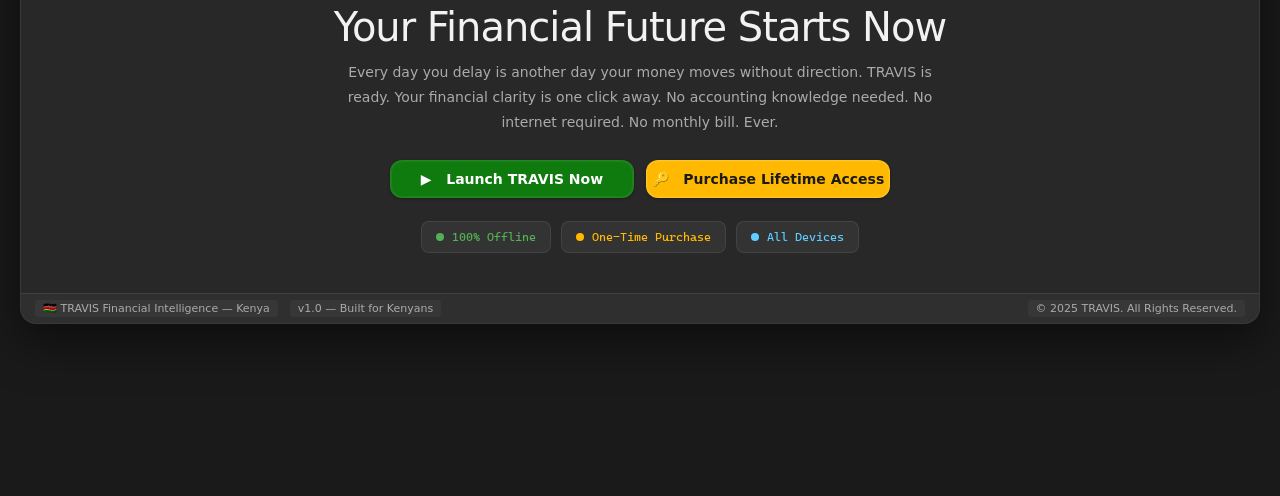
<file: indexBackup.html>
<!DOCTYPE html>
<html lang="en">
<head>
<meta charset="UTF-8" />
<meta name="viewport" content="width=device-width, initial-scale=1.0" />
<title>TRAVIS — Your Financial Intelligence System</title>
<link rel="preconnect" href="https://fonts.googleapis.com">
<link href="https://fonts.googleapis.com/css2?family=Segoe+UI:wght@300;400;600;700&family=Cascadia+Code:wght@400;600&display=swap" rel="stylesheet">
<style>
/* ─── FLUENT 2 / WINDOWS 11 DESIGN TOKENS ─── */
:root {
  /* Surfaces */
  --bg-desktop:     #1A1A1A;
  --bg-app:         rgba(44, 44, 44, 0.85);
  --bg-card:        rgba(50, 50, 50, 0.9);
  --bg-layer:       rgba(60, 60, 60, 0.8);
  --bg-overlay:     rgba(30, 30, 30, 0.95);
  --bg-input:       rgba(255,255,255,0.06);
  --bg-hover:       rgba(255,255,255,0.07);
  --bg-active:      rgba(255,255,255,0.03);
  --bg-titlebar:    rgba(32,32,32,0.6);

  /* Accent */
  --accent:         #0078D4;
  --accent-hover:   #1985D8;
  --accent-light:   #60CDFF;
  --accent-muted:   rgba(0,120,212,0.2);
  --accent-green:   #0F7B0F;
  --accent-green-l: #54B054;
  --accent-green-m: rgba(15,123,15,0.25);
  --gold:           #FFB900;
  --gold-muted:     rgba(255,185,0,0.2);
  --red-alert:      #C42B1C;
  --red-muted:      rgba(196,43,28,0.2);

  /* Typography */
  --text-primary:   #F2F2F2;
  --text-secondary: #ABABAB;
  --text-disabled:  #6B6B6B;
  --text-accent:    #60CDFF;

  /* Borders */
  --border:         rgba(255,255,255,0.08);
  --border-accent:  rgba(0,120,212,0.4);
  --border-focus:   rgba(96,205,255,0.7);

  /* Shadows / Depth */
  --shadow-sm:  0 2px 8px rgba(0,0,0,0.3);
  --shadow-md:  0 8px 24px rgba(0,0,0,0.4);
  --shadow-lg:  0 16px 48px rgba(0,0,0,0.55);
  --shadow-xl:  0 24px 64px rgba(0,0,0,0.65);

  /* Radius */
  --r-sm:   4px;
  --r-md:   8px;
  --r-lg:   12px;
  --r-xl:   16px;
  --r-pill: 999px;

  /* Fonts */
  --font-main:    'Segoe UI', system-ui, -apple-system, sans-serif;
  --font-mono:    'Cascadia Code', 'Consolas', monospace;
  --font-display: 'Segoe UI', system-ui, sans-serif;

  /* Transitions */
  --t-fast:   0.12s ease;
  --t-med:    0.22s ease;
  --t-slow:   0.4s cubic-bezier(0.34,1.56,0.64,1);
}

/* ─── RESET ─── */
*, *::before, *::after { margin:0; padding:0; box-sizing:border-box; }
html { scroll-behavior: smooth; overflow-x: hidden; }
body {
  font-family: var(--font-main);
  background: var(--bg-desktop);
  min-height: 100vh;
  overflow-x: hidden;
  color: var(--text-primary);
  user-select: none;
  /* Prevent anything from bleeding outside viewport */
  width: 100%;
  max-width: 100vw;
}

/* ─── DESKTOP BACKGROUND ─── */
.desktop {
  min-height: 100vh;
  padding-bottom: 72px;
  position: relative;
  overflow: hidden;
}

.desktop::before {
  content: '';
  position: fixed;
  inset: 0;
  background:
    radial-gradient(ellipse 70% 50% at 15% 85%, rgba(15,123,15,0.18) 0%, transparent 55%),
    radial-gradient(ellipse 60% 70% at 85% 10%, rgba(0,120,212,0.2) 0%, transparent 55%),
    radial-gradient(ellipse 100% 60% at 50% 50%, rgba(10,20,40,0.6) 0%, transparent 80%);
  pointer-events: none;
  z-index: 0;
}

/* Subtle noise texture on desktop */
.desktop::after {
  content: '';
  position: fixed;
  inset: 0;
  background-image: url("data:image/svg+xml,%3Csvg viewBox='0 0 200 200' xmlns='http://www.w3.org/2000/svg'%3E%3Cfilter id='n'%3E%3CfeTurbulence type='fractalNoise' baseFrequency='0.75' numOctaves='4' stitchTiles='stitch'/%3E%3C/filter%3E%3Crect width='100%25' height='100%25' filter='url(%23n)' opacity='0.04'/%3E%3C/svg%3E");
  pointer-events: none;
  z-index: 0;
  opacity: 0.4;
}

/* ─── TASKBAR (Windows 11 — centered, floating pill) ─── */
.taskbar {
  position: fixed;
  bottom: 10px;
  left: 50%;
  transform: translateX(-50%);
  height: 48px;
  background: rgba(32,32,32,0.88);
  backdrop-filter: blur(24px) saturate(180%);
  -webkit-backdrop-filter: blur(24px) saturate(180%);
  border: 1px solid var(--border);
  border-radius: var(--r-xl);
  display: flex;
  align-items: center;
  gap: 4px;
  padding: 0 8px;
  z-index: 9999;
  box-shadow: 0 4px 32px rgba(0,0,0,0.5), 0 1px 0 rgba(255,255,255,0.06) inset;
  width: min(820px, calc(100vw - 32px));
  max-width: calc(100vw - 32px);
  justify-content: flex-start;
  overflow: hidden;
}

/* Start Button — Fluent pill */
.start-btn {
  height: 36px;
  padding: 0 14px;
  background: linear-gradient(135deg, var(--accent) 0%, #005FA3 100%);
  border: none;
  border-radius: var(--r-md);
  display: flex;
  align-items: center;
  gap: 8px;
  cursor: pointer;
  font-family: var(--font-main);
  font-weight: 600;
  font-size: 13px;
  color: white;
  transition: background var(--t-fast), box-shadow var(--t-fast);
  flex-shrink: 0;
}
.start-btn:hover {
  background: linear-gradient(135deg, var(--accent-hover) 0%, #0068B5 100%);
  box-shadow: 0 0 0 1px rgba(96,205,255,0.3);
}
.start-btn:active { opacity: 0.85; }

.start-orb {
  width: 18px; height: 18px;
  background: white;
  mask-image: url("data:image/svg+xml,%3Csvg xmlns='http://www.w3.org/2000/svg' viewBox='0 0 24 24'%3E%3Crect x='2' y='2' width='9' height='9' rx='1'/%3E%3Crect x='13' y='2' width='9' height='9' rx='1'/%3E%3Crect x='2' y='13' width='9' height='9' rx='1'/%3E%3Crect x='13' y='13' width='9' height='9' rx='1'/%3E%3C/svg%3E");
  -webkit-mask-image: url("data:image/svg+xml,%3Csvg xmlns='http://www.w3.org/2000/svg' viewBox='0 0 24 24'%3E%3Crect x='2' y='2' width='9' height='9' rx='1'/%3E%3Crect x='13' y='2' width='9' height='9' rx='1'/%3E%3Crect x='2' y='13' width='9' height='9' rx='1'/%3E%3Crect x='13' y='13' width='9' height='9' rx='1'/%3E%3C/svg%3E");
  mask-size: contain; -webkit-mask-size: contain;
  mask-repeat: no-repeat; -webkit-mask-repeat: no-repeat;
  flex-shrink: 0;
}

.taskbar-divider {
  width: 1px; height: 24px;
  background: var(--border);
  margin: 0 4px;
  flex-shrink: 0;
}

.taskbar-btn {
  height: 36px;
  padding: 0 12px;
  background: transparent;
  border: none;
  border-radius: var(--r-md);
  color: var(--text-primary);
  font-size: 12px;
  font-family: var(--font-main);
  cursor: pointer;
  white-space: nowrap;
  display: flex;
  align-items: center;
  gap: 6px;
  transition: background var(--t-fast);
  flex-shrink: 0;
  min-width: 0;
}
.taskbar-btn:hover { background: var(--bg-hover); }
.taskbar-btn:active { background: var(--bg-active); }
.taskbar-btn .btn-label { overflow: hidden; text-overflow: ellipsis; }

.taskbar-clock {
  margin-left: auto;
  padding: 4px 12px;
  color: var(--text-primary);
  font-size: 12px;
  text-align: right;
  flex-shrink: 0;
  line-height: 1.4;
}
#clock-time { font-weight: 600; }
#clock-date { color: var(--text-secondary); font-size: 11px; }

/* ─── DESKTOP ICONS ─── */
.desktop-icons {
  position: fixed;
  top: 20px;
  left: 20px;
  display: flex;
  flex-direction: column;
  gap: 16px;
  z-index: 100;
}

.desktop-icon {
  display: flex;
  flex-direction: column;
  align-items: center;
  gap: 5px;
  cursor: pointer;
  width: 72px;
  text-align: center;
  padding: 8px 4px;
  border-radius: var(--r-md);
  border: 1px solid transparent;
  transition: background var(--t-fast), border-color var(--t-fast);
}
.desktop-icon:hover {
  background: rgba(255,255,255,0.08);
  border-color: var(--border);
}
.desktop-icon:active { background: rgba(255,255,255,0.04); }

.desktop-icon .ico {
  width: 44px; height: 44px;
  display: flex;
  align-items: center;
  justify-content: center;
  font-size: 28px;
  filter: drop-shadow(0 2px 6px rgba(0,0,0,0.5));
}

.desktop-icon .ico-label {
  font-size: 11px;
  color: var(--text-primary);
  text-shadow: 0 1px 4px rgba(0,0,0,0.8);
  line-height: 1.3;
  word-break: break-word;
}

/* ─── WINDOWS (Fluent Mica-style) ─── */
.window {
  position: relative;
  border-radius: var(--r-xl);
  background: var(--bg-app);
  backdrop-filter: blur(20px) saturate(150%);
  -webkit-backdrop-filter: blur(20px) saturate(150%);
  border: 1px solid var(--border);
  box-shadow: var(--shadow-lg);
  overflow: hidden;
  margin: 0 auto;
  transition: box-shadow var(--t-med);
}
.window:hover {
  box-shadow: var(--shadow-xl);
  border-color: rgba(255,255,255,0.12);
}

.window-titlebar {
  height: 34px;
  background: var(--bg-titlebar);
  display: flex;
  align-items: center;
  padding: 0 12px 0 12px;
  gap: 8px;
  border-bottom: 1px solid var(--border);
  cursor: move;
  backdrop-filter: blur(30px);
}

.window-icon { font-size: 14px; }

.window-title {
  font-family: var(--font-main);
  font-weight: 400;
  font-size: 12px;
  color: var(--text-secondary);
  flex: 1;
  white-space: nowrap;
  overflow: hidden;
  text-overflow: ellipsis;
}

/* Win11 traffic lights — right side, clean circles */
.win-btns {
  display: flex;
  gap: 2px;
  flex-shrink: 0;
}

.win-btn {
  width: 28px; height: 28px;
  border-radius: var(--r-sm);
  border: none;
  cursor: pointer;
  display: flex;
  align-items: center;
  justify-content: center;
  font-size: 11px;
  font-family: var(--font-mono);
  color: var(--text-secondary);
  background: transparent;
  transition: background var(--t-fast), color var(--t-fast);
  flex-shrink: 0;
}
.win-btn:hover { background: var(--bg-hover); color: var(--text-primary); }
.win-btn.close:hover { background: var(--red-alert); color: white; }
.win-btn:active { background: var(--bg-active); }

/* Window body (content area) */
.window-body {
  background: transparent;
}

/* ─── MENUBAR → COMMAND BAR ─── */
.menubar {
  background: transparent;
  border-bottom: 1px solid var(--border);
  padding: 6px 12px;
  display: flex;
  gap: 4px;
  align-items: center;
}

.menu-item {
  padding: 4px 12px;
  font-size: 12px;
  font-family: var(--font-main);
  cursor: pointer;
  border-radius: var(--r-sm);
  color: var(--text-secondary);
  transition: background var(--t-fast), color var(--t-fast);
}
.menu-item:hover { background: var(--bg-hover); color: var(--text-primary); }

/* ─── BUTTONS (Fluent) ─── */
.xp-btn {
  display: inline-flex;
  align-items: center;
  justify-content: center;
  gap: 8px;
  padding: 7px 18px;
  font-family: var(--font-main);
  font-weight: 600;
  font-size: 13px;
  cursor: pointer;
  border-radius: var(--r-md);
  border: 1px solid rgba(255,255,255,0.1);
  background: var(--accent);
  color: white;
  text-shadow: none;
  box-shadow: 0 1px 3px rgba(0,0,0,0.3), 0 0 0 1px rgba(255,255,255,0.05) inset;
  transition: background var(--t-fast), box-shadow var(--t-fast), transform var(--t-fast);
  text-decoration: none;
}
.xp-btn:hover {
  background: var(--accent-hover);
  box-shadow: 0 2px 8px rgba(0,120,212,0.35), 0 0 0 1px rgba(255,255,255,0.08) inset;
  transform: translateY(-1px);
}
.xp-btn:active { transform: translateY(0); box-shadow: 0 1px 2px rgba(0,0,0,0.3); }

.xp-btn.green {
  background: var(--accent-green);
  border-color: rgba(255,255,255,0.08);
}
.xp-btn.green:hover {
  background: #148814;
  box-shadow: 0 2px 8px rgba(15,123,15,0.4);
}

.xp-btn.gold {
  background: var(--gold);
  color: #1A1A1A;
  border-color: rgba(255,255,255,0.15);
}
.xp-btn.gold:hover {
  background: #FFC320;
  box-shadow: 0 2px 8px rgba(255,185,0,0.4);
}

.xp-btn.large {
  padding: 10px 28px;
  font-size: 14px;
  border-radius: var(--r-lg);
}

/* ─── PANELS & GROUPBOXES → CARDS ─── */
.xp-panel {
  background: var(--bg-layer);
  border: 1px solid var(--border);
  padding: 16px;
  border-radius: var(--r-lg);
}

.xp-groupbox {
  border: 1px solid var(--border);
  border-radius: var(--r-lg);
  padding: 20px 16px 16px;
  position: relative;
  margin-top: 12px;
  background: rgba(255,255,255,0.025);
  transition: background var(--t-fast), border-color var(--t-fast);
}
.xp-groupbox:hover {
  background: rgba(255,255,255,0.04);
  border-color: rgba(255,255,255,0.12);
}

.xp-groupbox-title {
  position: absolute;
  top: -10px;
  left: 12px;
  background: var(--bg-card);
  padding: 0 8px;
  font-size: 11px;
  font-weight: 600;
  font-family: var(--font-main);
  color: var(--accent-light);
  letter-spacing: 0.5px;
  text-transform: uppercase;
  border-radius: var(--r-sm);
}

/* ─── STATUS BAR ─── */
.statusbar {
  background: rgba(255,255,255,0.03);
  border-top: 1px solid var(--border);
  padding: 6px 14px;
  display: flex;
  align-items: center;
  gap: 12px;
  font-size: 11px;
  font-family: var(--font-main);
  color: var(--text-disabled);
}

.status-section {
  padding: 2px 8px;
  border-radius: var(--r-sm);
  background: rgba(255,255,255,0.04);
  font-size: 11px;
  color: var(--text-secondary);
}

/* ─── SCROLLBAR (thin, modern) ─── */
::-webkit-scrollbar { width: 8px; }
::-webkit-scrollbar-track { background: transparent; }
::-webkit-scrollbar-thumb {
  background: rgba(255,255,255,0.15);
  border-radius: var(--r-pill);
  border: 2px solid transparent;
  background-clip: padding-box;
}
::-webkit-scrollbar-thumb:hover { background: rgba(255,255,255,0.25); background-clip: padding-box; }

/* ─── PROGRESS BAR ─── */
.xp-progress {
  background: rgba(255,255,255,0.08);
  border: none;
  border-radius: var(--r-pill);
  height: 4px;
  overflow: hidden;
}
.xp-progress-fill {
  height: 100%;
  background: linear-gradient(90deg, var(--accent), var(--accent-light));
  border-radius: var(--r-pill);
  transition: width 1s ease;
}

/* ─── TABLE ─── */
.xp-table {
  width: 100%;
  border-collapse: collapse;
  font-size: 13px;
  font-family: var(--font-main);
}
.xp-table th {
  background: rgba(255,255,255,0.04);
  border-bottom: 1px solid var(--border);
  padding: 10px 14px;
  text-align: left;
  font-weight: 600;
  color: var(--text-secondary);
  text-transform: uppercase;
  font-size: 11px;
  letter-spacing: 0.5px;
}
.xp-table td {
  border-bottom: 1px solid rgba(255,255,255,0.04);
  padding: 10px 14px;
  color: var(--text-primary);
}
.xp-table tr:hover td { background: var(--bg-hover); }

/* ─── TABS (Fluent pivot) ─── */
.xp-tabs {
  display: flex;
  gap: 0;
  position: relative;
  z-index: 2;
}

.xp-tab {
  padding: 6px 18px;
  font-size: 13px;
  font-family: var(--font-main);
  cursor: pointer;
  background: transparent;
  border: none;
  border-bottom: 2px solid transparent;
  color: var(--text-secondary);
  transition: color var(--t-fast), border-color var(--t-fast);
  margin-right: 4px;
  border-radius: 0;
}
.xp-tab:hover { color: var(--text-primary); }
.xp-tab.active {
  color: var(--text-primary);
  font-weight: 600;
  border-bottom-color: var(--accent);
}

.xp-tab-content { display: none; padding: 20px; }
.xp-tab-content.active { display: block; }

/* ─── COMPARISON BADGES ─── */
.comparison-badge {
  display: inline-flex;
  align-items: center;
  gap: 4px;
  padding: 3px 10px;
  border-radius: var(--r-pill);
  font-size: 11px;
  font-weight: 600;
}
.badge-yes { background: rgba(84,176,84,0.15); color: var(--accent-green-l); border: 1px solid rgba(84,176,84,0.3); }
.badge-no  { background: rgba(196,43,28,0.15); color: #F0504A; border: 1px solid rgba(196,43,28,0.3); }
.badge-na  { background: rgba(255,185,0,0.1);  color: var(--gold); border: 1px solid rgba(255,185,0,0.25); }

/* ─── PRICING HIGHLIGHT ─── */
.pricing-highlight {
  background: linear-gradient(135deg, rgba(0,120,212,0.2) 0%, rgba(0,80,160,0.15) 100%);
  border: 1px solid var(--border-accent);
  border-radius: var(--r-xl);
  padding: 28px;
  text-align: center;
  position: relative;
  overflow: hidden;
}
.pricing-highlight::before {
  content: '';
  position: absolute;
  top: -40px; right: -40px;
  width: 160px; height: 160px;
  background: radial-gradient(circle, rgba(96,205,255,0.15), transparent 70%);
  border-radius: 50%;
}

.price-amount {
  font-family: var(--font-display);
  font-weight: 300;
  font-size: 56px;
  color: var(--gold);
  line-height: 1;
  letter-spacing: -2px;
}

.price-label {
  font-size: 12px;
  color: var(--text-secondary);
  margin-top: 6px;
  letter-spacing: 0.5px;
}

/* ─── FOMO / ALERT BOX ─── */
.fomo-box {
  background: rgba(196,43,28,0.12);
  border: 1px solid rgba(196,43,28,0.3);
  border-radius: var(--r-lg);
  padding: 16px;
  color: var(--text-primary);
  font-size: 13px;
  line-height: 1.6;
  margin-top: 12px;
  animation: pulse-red 3s infinite;
}
@keyframes pulse-red {
  0%,100% { border-color: rgba(196,43,28,0.3); }
  50%      { border-color: rgba(196,43,28,0.6); box-shadow: 0 0 20px rgba(196,43,28,0.15); }
}
.fomo-box strong { font-size: 14px; display: block; margin-bottom: 6px; color: #F0504A; }

/* ─── MODULE CARDS ─── */
.module-card {
  padding: 20px;
  border-radius: var(--r-xl);
  border: 1px solid var(--border);
  transition: border-color var(--t-med), box-shadow var(--t-med);
}
.module-card:hover { border-color: rgba(255,255,255,0.15); box-shadow: var(--shadow-md); }
.module-card.business { background: rgba(0,120,212,0.07); }
.module-card.personal { background: rgba(15,123,15,0.07); }

.module-icon { font-size: 36px; margin-bottom: 12px; }
.module-card h4 {
  font-family: var(--font-main);
  font-size: 16px;
  font-weight: 600;
  color: var(--text-primary);
  margin-bottom: 8px;
}
.module-card p { font-size: 13px; color: var(--text-secondary); line-height: 1.6; }

/* ─── OFFLINE BADGE ─── */
.offline-badge {
  display: inline-flex;
  align-items: center;
  gap: 8px;
  background: rgba(255,255,255,0.05);
  border: 1px solid var(--border);
  border-radius: var(--r-md);
  padding: 8px 14px;
  color: var(--accent-green-l);
  font-family: var(--font-mono);
  font-size: 12px;
}

.offline-dot {
  width: 8px; height: 8px;
  background: var(--accent-green-l);
  border-radius: 50%;
  animation: pulse-green 2s infinite;
  flex-shrink: 0;
}
@keyframes pulse-green {
  0%,100% { box-shadow: 0 0 0 0 rgba(84,176,84,0.4); }
  50%      { box-shadow: 0 0 0 5px rgba(84,176,84,0); }
}

/* ─── STATS ROW ─── */
.stats-row {
  display: grid;
  grid-template-columns: repeat(4, 1fr);
  gap: 8px;
}

.stat-box {
  background: rgba(255,255,255,0.04);
  border: 1px solid var(--border);
  border-radius: var(--r-lg);
  padding: 16px;
  text-align: center;
  transition: background var(--t-fast);
}
.stat-box:hover { background: rgba(255,255,255,0.06); }

.stat-num {
  font-family: var(--font-display);
  font-weight: 300;
  font-size: 36px;
  color: var(--accent-light);
  line-height: 1;
  letter-spacing: -1px;
}

.stat-label {
  font-size: 11px;
  color: var(--text-disabled);
  margin-top: 4px;
  text-transform: uppercase;
  letter-spacing: 0.5px;
}

/* ─── TESTIMONIALS ─── */
.testimonial-card {
  background: rgba(255,255,255,0.03);
  border: 1px solid var(--border);
  border-radius: var(--r-lg);
  padding: 16px;
  margin-bottom: 10px;
  transition: border-color var(--t-fast), background var(--t-fast);
}
.testimonial-card:hover {
  background: rgba(255,255,255,0.05);
  border-color: rgba(255,255,255,0.12);
}
.testimonial-card .tname { font-weight: 600; font-size: 13px; color: var(--accent-light); margin-bottom: 4px; }
.testimonial-card .ttext { font-size: 13px; font-style: italic; color: var(--text-secondary); line-height: 1.6; }
.stars { color: var(--gold); font-size: 13px; margin-bottom: 6px; }

/* ─── BULLET LIST ─── */
.bullet-list { list-style: none; padding: 0; margin: 0; }
.bullet-list li {
  font-size: 13px;
  color: var(--text-secondary);
  padding: 4px 0;
  display: flex;
  gap: 8px;
  line-height: 1.5;
}
.bullet-list li::before {
  content: '›';
  color: var(--accent-light);
  font-size: 14px;
  font-weight: 300;
  flex-shrink: 0;
  line-height: 1.4;
}

/* ─── MAIN CONTAINER ─── */
.main-container {
  position: relative;
  z-index: 10;
  padding: 20px 20px 80px;
  max-width: 1200px;
  margin: 0 auto;
}

/* ─── HERO ─── */
.hero-window { width: 100%; max-width: 960px; margin: 0 auto 24px; }

.hero-content {
  padding: 32px;
  display: grid;
  grid-template-columns: 1fr 1fr;
  gap: 32px;
  align-items: center;
}

.hero-left h1 {
  font-family: var(--font-display);
  font-size: 72px;
  font-weight: 300;
  line-height: 1;
  color: var(--text-primary);
  letter-spacing: -3px;
}
.hero-left h1 span { color: var(--accent-light); }

.hero-left .subtitle {
  font-size: 13px;
  font-weight: 600;
  color: var(--accent-green-l);
  margin-top: 6px;
  letter-spacing: 1.5px;
  text-transform: uppercase;
}

.hero-left .tagline {
  margin-top: 16px;
  font-size: 14px;
  color: var(--text-secondary);
  line-height: 1.7;
  max-width: 380px;
}

.hero-badge {
  display: inline-flex;
  align-items: center;
  gap: 6px;
  background: rgba(255,255,255,0.06);
  border: 1px solid var(--border);
  color: var(--text-primary);
  padding: 6px 14px;
  border-radius: var(--r-pill);
  font-size: 12px;
  font-weight: 500;
  margin-top: 16px;
}

/* Hero Screen — terminal */
.hero-screen {
  background: #0D1117;
  border: 1px solid rgba(255,255,255,0.1);
  border-radius: var(--r-xl);
  overflow: hidden;
  box-shadow: var(--shadow-xl);
  position: relative;
  aspect-ratio: 4/3;
}

.hero-screen-inner {
  background: #0D1117;
  width: 100%; height: 100%;
  padding: 16px;
  font-family: var(--font-mono);
  font-size: 11px;
  overflow: hidden;
}

/* Terminal header bar */
.hero-screen::before {
  content: '●   ●   ●';
  position: absolute;
  top: 0; left: 0; right: 0;
  height: 28px;
  background: rgba(255,255,255,0.04);
  border-bottom: 1px solid rgba(255,255,255,0.06);
  display: flex;
  align-items: center;
  padding-left: 12px;
  font-size: 16px;
  color: rgba(255,255,255,0.2);
  letter-spacing: 4px;
  line-height: 28px;
  z-index: 2;
}
.hero-screen-inner { padding-top: 36px; }

.terminal-line { line-height: 1.7; opacity: 0; animation: termType 0.3s forwards; }
.terminal-line:nth-child(1)  { animation-delay: 0.2s; }
.terminal-line:nth-child(2)  { animation-delay: 0.6s; }
.terminal-line:nth-child(3)  { animation-delay: 1.0s; }
.terminal-line:nth-child(4)  { animation-delay: 1.4s; }
.terminal-line:nth-child(5)  { animation-delay: 1.8s; }
.terminal-line:nth-child(6)  { animation-delay: 2.2s; }
.terminal-line:nth-child(7)  { animation-delay: 2.6s; }
.terminal-line:nth-child(8)  { animation-delay: 3.0s; }
.terminal-line:nth-child(9)  { animation-delay: 3.4s; }
.terminal-line:nth-child(10) { animation-delay: 3.8s; }
.terminal-line:nth-child(11) { animation-delay: 4.2s; }
.terminal-line:nth-child(12) { animation-delay: 4.6s; }

.terminal-line.yellow { color: #E5C07B; }
.terminal-line.cyan   { color: #56B6C2; }
.terminal-line.white  { color: #ABB2BF; }
.terminal-line.green  { color: #98C379; }
.terminal-line.pink   { color: #E06C75; }

@keyframes termType {
  from { opacity: 0; transform: translateX(-4px); }
  to   { opacity: 1; transform: translateX(0); }
}

.cursor-blink {
  display: inline-block;
  width: 7px; height: 12px;
  background: #98C379;
  animation: blink 1s infinite;
  vertical-align: middle;
  border-radius: 1px;
}
@keyframes blink { 0%,49% { opacity: 1; } 50%,100% { opacity: 0; } }

.screen-scanline { display: none; } /* Not needed in dark modern UI */

/* ─── WINDOW GRIDS ─── */
.windows-grid { display: grid; grid-template-columns: repeat(2, 1fr); gap: 16px; margin-bottom: 16px; }
.windows-grid-3 { grid-template-columns: repeat(3, 1fr); }
.info-window { width: 100%; }
.info-window-body { padding: 20px; }
.info-window-body h3 {
  font-size: 15px;
  font-weight: 600;
  color: var(--text-primary);
  margin-bottom: 10px;
  display: flex;
  align-items: center;
  gap: 8px;
}
.info-window-body p { font-size: 13px; line-height: 1.7; color: var(--text-secondary); }

/* ─── TICKER ─── */
.ticker-wrap {
  background: rgba(0,0,0,0.4);
  border-top: 1px solid rgba(84,176,84,0.2);
  border-bottom: 1px solid rgba(84,176,84,0.2);
  overflow: hidden;
  height: 28px;
  margin: 0;
  backdrop-filter: blur(10px);
}
.ticker {
  display: flex;
  animation: ticker 35s linear infinite;
  white-space: nowrap;
}
.ticker span {
  font-family: var(--font-mono);
  font-size: 11px;
  color: var(--accent-green-l);
  padding: 6px 40px 6px 0;
  opacity: 0.85;
}
@keyframes ticker { 0% { transform: translateX(0); } 100% { transform: translateX(-50%); } }

/* ─── LOADING SCREEN ─── */
#loading-screen {
  position: fixed;
  inset: 0;
  background: #0A0E1A;
  z-index: 99999;
  display: flex;
  flex-direction: column;
  align-items: center;
  justify-content: center;
  gap: 20px;
  transition: opacity 0.8s;
}
#loading-screen.fade-out { opacity: 0; pointer-events: none; }

.loading-logo {
  font-family: var(--font-display);
  font-weight: 300;
  font-size: 80px;
  color: white;
  letter-spacing: -4px;
}
.loading-logo span { color: var(--accent-light); }

.loading-sub {
  font-family: var(--font-main);
  color: var(--text-secondary);
  font-size: 13px;
  letter-spacing: 2px;
  text-transform: uppercase;
}

.loading-bar-wrap {
  width: 320px;
  background: rgba(255,255,255,0.06);
  border: none;
  height: 2px;
  border-radius: var(--r-pill);
  overflow: hidden;
}
.loading-bar-fill {
  height: 100%;
  background: linear-gradient(90deg, var(--accent), var(--accent-light));
  width: 0%;
  animation: loadFill 2.5s ease forwards;
  border-radius: var(--r-pill);
}
@keyframes loadFill {
  0% { width: 0%; } 40% { width: 60%; } 70% { width: 80%; } 90% { width: 95%; } 100% { width: 100%; }
}

.loading-dots { color: var(--text-disabled); font-family: var(--font-mono); font-size: 12px; }

/* ─── SECTION GAPS ─── */
.section-gap { height: 20px; }

/* ─── FOOTER ─── */
.footer-content { padding: 16px; text-align: center; }
.footer-content p { font-size: 11px; color: var(--text-disabled); }

/* ─── NOTIFICATION (Win11 style — top right) ─── */
.xp-notification {
  position: fixed;
  bottom: 72px;
  right: 12px;
  width: 320px;
  background: rgba(40,40,40,0.95);
  backdrop-filter: blur(20px);
  border: 1px solid var(--border);
  box-shadow: var(--shadow-xl);
  z-index: 9000;
  border-radius: var(--r-xl);
  overflow: hidden;
  transform: translateX(120%);
  transition: transform var(--t-slow);
}
.xp-notification.show { transform: translateX(0); }

.notif-titlebar {
  background: transparent;
  padding: 10px 14px 8px;
  display: flex;
  align-items: center;
  gap: 8px;
  border-bottom: 1px solid var(--border);
}
.notif-title { font-size: 13px; font-weight: 600; color: var(--text-primary); flex: 1; }
.notif-close {
  width: 24px; height: 24px;
  background: transparent;
  border: none;
  color: var(--text-secondary);
  font-size: 14px;
  display: flex; align-items: center; justify-content: center;
  cursor: pointer;
  border-radius: var(--r-sm);
  transition: background var(--t-fast), color var(--t-fast);
}
.notif-close:hover { background: var(--red-alert); color: white; }
.notif-body {
  padding: 12px 14px;
  font-size: 12px;
  color: var(--text-secondary);
  line-height: 1.6;
  display: flex;
  gap: 10px;
}
.notif-icon { font-size: 28px; flex-shrink: 0; }

/* ─── ALERT BLINK ─── */
.alert-blink { animation: alertBlink 2s infinite; }
@keyframes alertBlink { 0%,100% { opacity: 1; } 50% { opacity: 0.5; } }

/* Prevent flex children from overflowing on narrow screens */
.window-titlebar > *, .taskbar > *, .statusbar > * { min-width: 0; }
.window-title { overflow: hidden; text-overflow: ellipsis; white-space: nowrap; min-width: 0; flex: 1; }

/* All inline button groups: wrap by default */
[style*="display:flex"] { flex-wrap: wrap; }
/* Taskbar, titlebar, win-btns, tabs must NOT wrap */
.taskbar, .window-titlebar, .win-btns, .xp-tabs { flex-wrap: nowrap !important; }

/* ═══════════════════════════════════════════════
   RESPONSIVE — Comprehensive breakpoint system
   ═══════════════════════════════════════════════ */

/* ── Global fluid base — prevent ANY horizontal overflow ── */
html, body { overflow-x: hidden; max-width: 100vw; }
img, video, iframe { max-width: 100%; height: auto; }

/* Every container must clip at viewport width */
.window, .window-body, .hero-content,
.windows-grid, .windows-grid-3,
.main-container, .hero-window,
.module-card, .xp-groupbox,
.testimonial-card, .pricing-highlight,
.xp-table, .stats-row { max-width: 100%; box-sizing: border-box; }

/* Buttons: never overflow their container */
.xp-btn { white-space: nowrap; max-width: 100%; overflow: hidden; text-overflow: ellipsis; }

/* Button groups: wrap cleanly on small screens */
.btn-group-row {
  display: flex;
  gap: 10px;
  flex-wrap: wrap;
}
.btn-group-row .xp-btn { flex: 1 1 auto; min-width: 0; justify-content: center; }

/* Comparison table: horizontal scroll wrapper on small screens */
.table-scroll-wrap {
  width: 100%;
  overflow-x: auto;
  -webkit-overflow-scrolling: touch;
  border-radius: var(--r-lg);
}
.table-scroll-wrap .xp-table { min-width: 520px; }

/* Menubar: scrollable on small screens */
.menubar { overflow-x: auto; flex-wrap: nowrap; scrollbar-width: none; }
.menubar::-webkit-scrollbar { display: none; }

/* Offline badge row: wraps + scrolls on tiny screens */
.badge-row {
  display: flex;
  gap: 10px;
  flex-wrap: wrap;
  justify-content: center;
}

/* ── ≤1024px — tablet landscape / small laptop ── */
@media (max-width: 1024px) {
  .main-container { padding: 16px 14px 84px; }
  .hero-left h1 { font-size: 58px; }
  .windows-grid-3 { grid-template-columns: repeat(2, 1fr); }
  .stats-row { grid-template-columns: repeat(4, 1fr); }
  .hero-window { max-width: 100%; }
}

/* ── ≤900px — tablet portrait ── */
@media (max-width: 900px) {
  .desktop-icons { display: none; }
  .main-container { padding: 14px 12px 84px; }

  /* Taskbar: edge-to-edge pill, scrollable buttons */
  .taskbar {
    left: 10px; right: 10px;
    transform: none;
    width: calc(100vw - 20px);
    max-width: calc(100vw - 20px);
    min-width: 0;
    border-radius: var(--r-lg);
    padding: 0 6px;
    overflow-x: auto;
    overflow-y: hidden;
    scrollbar-width: none;
    gap: 2px;
  }
  .taskbar::-webkit-scrollbar { display: none; }
  .taskbar-clock { margin-left: auto; flex-shrink: 0; }

  /* Grids */
  .windows-grid { grid-template-columns: 1fr; gap: 12px; }
  .windows-grid-3 { grid-template-columns: repeat(2, 1fr); gap: 10px; }

  /* Hero */
  .hero-content { grid-template-columns: 1fr; gap: 20px; padding: 24px; }
  .hero-left h1 { font-size: 54px; }
  .hero-left .tagline { max-width: 100%; }
  .hero-screen { max-height: 300px; }

  /* Stats */
  .stats-row { grid-template-columns: repeat(2, 1fr); }

  /* Notification */
  .xp-notification { width: calc(100vw - 24px); right: 12px; }
  .loading-bar-wrap { width: calc(100vw - 80px); max-width: 320px; }
}

/* ── ≤640px — large phones / phablets ── */
@media (max-width: 640px) {
  .main-container { padding: 10px 8px 80px; }

  /* Taskbar: compact, scrollable, all buttons accessible */
  .taskbar {
    height: 46px;
    bottom: 8px;
    left: 6px; right: 6px;
    width: calc(100vw - 12px);
    max-width: calc(100vw - 12px);
    min-width: 0;
    padding: 0 6px;
    overflow-x: auto;
    overflow-y: hidden;
    scrollbar-width: none;
    gap: 2px;
    justify-content: flex-start;
  }
  .taskbar::-webkit-scrollbar { display: none; }
  .start-btn { padding: 0 10px; gap: 6px; font-size: 12px; flex-shrink: 0; }
  .taskbar-divider { display: none; }
  .taskbar-btn {
    padding: 0 9px;
    font-size: 11px;
    gap: 4px;
    flex-shrink: 0;
    height: 32px;
  }
  .taskbar-clock { flex-shrink: 0; padding: 2px 8px; }
  #clock-date { display: none; }
  #clock-time { font-size: 11px; }

  /* Windows */
  .window { border-radius: var(--r-lg); }
  .window-titlebar { padding: 0 8px; }
  .window-title { font-size: 11px; }

  /* Title bar buttons — don't crowd */
  .win-btn { width: 24px; height: 24px; font-size: 10px; }

  /* Hero */
  .hero-content { padding: 16px; gap: 16px; }
  .hero-left h1 { font-size: 46px; letter-spacing: -2px; }
  .hero-screen { max-height: 240px; }
  .hero-screen-inner { font-size: 10px; padding-top: 32px; }

  /* Stats */
  .stats-row { grid-template-columns: repeat(2, 1fr); gap: 6px; }
  .stat-num { font-size: 28px; }

  /* Grids to single column */
  .windows-grid-3 { grid-template-columns: 1fr; }

  /* Tabs: scrollable row, no wrap */
  .xp-tabs {
    overflow-x: auto;
    flex-wrap: nowrap;
    gap: 0;
    scrollbar-width: none;
    -webkit-overflow-scrolling: touch;
  }
  .xp-tabs::-webkit-scrollbar { display: none; }
  .xp-tab { padding: 5px 12px; font-size: 12px; flex-shrink: 0; white-space: nowrap; }
  .xp-tab-content { padding: 14px; }

  /* Buttons: large ones become full-width */
  .xp-btn.large { padding: 10px 20px; font-size: 13px; width: 100%; }

  /* Hero button row */
  .hero-left > div[style*="display:flex"] {
    flex-direction: column;
  }

  /* Pricing */
  .price-amount { font-size: 44px; }
  .pricing-highlight { padding: 20px 16px; }

  /* Module cards */
  .module-card { padding: 16px; }

  /* Groupboxes */
  .xp-groupbox { padding: 18px 12px 12px; }

  /* Inline button containers: stack vertically */
  div[style*="display:flex"][style*="gap:12px"],
  div[style*="display:flex"][style*="gap:10px"] {
    flex-wrap: wrap;
  }

  /* Notification */
  .xp-notification { width: calc(100vw - 16px); right: 8px; bottom: 62px; }
  .section-gap { height: 14px; }

  /* Status bar: scrollable */
  .statusbar { overflow-x: auto; flex-wrap: nowrap; scrollbar-width: none; }
  .statusbar::-webkit-scrollbar { display: none; }
}

/* ── ≤480px — standard phones ── */
@media (max-width: 480px) {
  .main-container { padding: 8px 6px 76px; }

  .hero-left h1 { font-size: 38px; letter-spacing: -1px; }
  .hero-left .subtitle { font-size: 11px; letter-spacing: 1px; }
  .hero-left .tagline { font-size: 12px; }
  .hero-badge { font-size: 11px; padding: 5px 10px; width: 100%; justify-content: center; }
  .hero-screen { max-height: 200px; }
  .terminal-line { line-height: 1.5; font-size: 9px; }

  .window-title { font-size: 10px; }
  .menu-item { font-size: 11px; padding: 3px 8px; flex-shrink: 0; }

  /* Stats: 2-column tight */
  .stats-row { gap: 5px; }
  .stat-box { padding: 10px 6px; }
  .stat-num { font-size: 24px; }
  .stat-label { font-size: 9px; }

  /* Pricing */
  .price-amount { font-size: 34px; letter-spacing: -1px; }
  .price-label { font-size: 11px; }
  .pricing-highlight { padding: 16px 12px; }

  /* All buttons */
  .xp-btn { font-size: 12px; padding: 7px 14px; }
  .xp-btn.large { padding: 10px 16px; font-size: 12px; width: 100%; }

  /* Module card buttons */
  .module-card .xp-btn { width: 100%; justify-content: center; }

  .testimonial-card { padding: 12px; }
  .testimonial-card .ttext { font-size: 12px; }
  .bullet-list li { font-size: 12px; }
  .xp-groupbox-title { font-size: 10px; }

  /* CTA section button row: stack */
  div[style*="justify-content:center"][style*="flex-wrap:wrap"] { flex-direction: column; align-items: stretch; }

  /* Offline badge row on CTA: stack */
  div[style*="inline-flex"][style*="gap:12px"] { gap: 8px; }

  /* Notification */
  .xp-notification { width: calc(100vw - 12px); right: 6px; }
  .section-gap { height: 12px; }

  /* Loading */
  .loading-logo { font-size: 52px; }
  .loading-sub { font-size: 10px; letter-spacing: 1px; }
  .loading-bar-wrap { width: calc(100vw - 60px); }

  /* Comparison table: always scrollable */
  .xp-table th, .xp-table td { padding: 8px 10px; font-size: 11px; }
}

/* ── ≤360px — tiny phones ── */
@media (max-width: 360px) {
  .main-container { padding: 6px 4px 72px; }
  .hero-content { padding: 12px; }
  .hero-left h1 { font-size: 32px; }
  .price-amount { font-size: 28px; }
  .stat-num { font-size: 20px; }
  .xp-tab { padding: 4px 8px; font-size: 10px; }
  .pricing-highlight { padding: 12px 8px; }
  .stats-row { gap: 4px; }
  .taskbar { left: 4px; right: 4px; width: calc(100vw - 8px); max-width: calc(100vw - 8px); }
  .loading-logo { font-size: 40px; }
  .loading-bar-wrap { width: calc(100vw - 40px); }
  .xp-btn { font-size: 11px; padding: 6px 10px; }
  .win-btn { width: 20px; height: 20px; }
  .window-title { max-width: 120px; }
}

/* ── Reduced motion ── */
@media (prefers-reduced-motion: reduce) {
  *, *::before, *::after { animation-duration: 0.01ms !important; transition-duration: 0.01ms !important; }
  .ticker { animation: none; }
  .offline-dot { animation: none; }
  .cursor-blink { animation: none; opacity: 1; }
  .fomo-box { animation: none; }
  .alert-blink { animation: none; }
}

/* ─── SPECIAL INFO BOXES (reused inline with new colors) ─── */
.info-highlight-blue {
  background: rgba(0,120,212,0.08);
  border: 1px solid rgba(0,120,212,0.2);
  border-radius: var(--r-lg);
  padding: 14px;
}
.info-highlight-green {
  background: rgba(15,123,15,0.08);
  border: 1px solid rgba(15,123,15,0.25);
  border-radius: var(--r-lg);
  padding: 14px;
}
.info-highlight-gold {
  background: rgba(255,185,0,0.06);
  border: 1px solid rgba(255,185,0,0.2);
  border-radius: var(--r-lg);
  padding: 14px;
}
.info-highlight-purple {
  background: rgba(120,60,220,0.08);
  border: 1px solid rgba(120,60,220,0.25);
  border-radius: var(--r-lg);
  padding: 14px;
}
</style>
</head>
<body>

<!-- ─── LOADING SCREEN ─── -->
<div id="loading-screen">
  <div class="loading-logo">TR<span>A</span>VIS</div>
  <div class="loading-sub">Financial Intelligence System v1.0 — Kenya</div>
  <div class="loading-bar-wrap">
    <div class="loading-bar-fill"></div>
  </div>
  <div class="loading-dots" id="loading-dots">Loading core modules...</div>
</div>

<!-- ─── DESKTOP ─── -->
<div class="desktop" id="desktop">

  <!-- Desktop Icons 
  <div class="desktop-icons">
    <div class="desktop-icon" onclick="window.location='travis_core.html'">
      <div class="ico">💹</div>
      <div class="ico-label">TRAVIS Core</div>
    </div>
    <div class="desktop-icon" onclick="scrollToSection('modules')">
      <div class="ico">🏢</div>
      <div class="ico-label">My Account</div>
    </div>
    <div class="desktop-icon" onclick="scrollToSection('pricing')">
      <div class="ico">🪙</div>
      <div class="ico-label">Pricing</div>
    </div>
    <div class="desktop-icon" onclick="scrollToSection('why-us')">
      <div class="ico">📊</div>
      <div class="ico-label">Why TRAVIS</div>
    </div>
</div>-->
  <!-- ─── MAIN CONTENT ─── -->
  <div class="main-container">

    <!-- Ticker -->
    <div class="ticker-wrap">
      <div class="ticker">
        <span>🟢 KES SAVINGS PROTECTED &nbsp;|&nbsp;</span>
        <span>📈 BUSINESS CASHFLOW TRACKED &nbsp;|&nbsp;</span>
        <span>🤖 AI-POWERED PREDICTIONS &nbsp;|&nbsp;</span>
        <span>📵 100% OFFLINE — NO INTERNET NEEDED &nbsp;|&nbsp;</span>
        <span>🇰🇪 BUILT FOR KENYA &nbsp;|&nbsp;</span>
        <span>🔒 YOUR DATA STAYS ON YOUR DEVICE &nbsp;|&nbsp;</span>
        <span>⚡ ONE-TIME PURCHASE — NO MONTHLY FEES &nbsp;|&nbsp;</span>
        <span>💼 BUSINESS + PERSONAL IN ONE APP &nbsp;|&nbsp;</span>
        <span>🟢 KES SAVINGS PROTECTED &nbsp;|&nbsp;</span>
        <span>📈 BUSINESS CASHFLOW TRACKED &nbsp;|&nbsp;</span>
        <span>🤖 AI-POWERED PREDICTIONS &nbsp;|&nbsp;</span>
        <span>📵 100% OFFLINE — NO INTERNET NEEDED &nbsp;|&nbsp;</span>
        <span>🇰🇪 BUILT FOR KENYA &nbsp;|&nbsp;</span>
        <span>🔒 YOUR DATA STAYS ON YOUR DEVICE &nbsp;|&nbsp;</span>
        <span>⚡ ONE-TIME PURCHASE — NO MONTHLY FEES &nbsp;|&nbsp;</span>
        <span>💼 BUSINESS + PERSONAL IN ONE APP &nbsp;|&nbsp;</span>
      </div>
    </div>

    <div class="section-gap"></div>

    <!-- ─── HERO WINDOW ─── -->
    <div class="window hero-window active" id="hero-win">
      <div class="window-titlebar">
        <span class="window-icon">💹</span>
        <span class="window-title">TRAVIS Financial Intelligence System — Welcome</span>
        <div class="win-btns">
          <div class="win-btn min" title="Minimize">─</div>
          <div class="win-btn max" title="Maximize">⬜</div>
          <div class="win-btn close" onclick="window.location='travis_core.html'" title="Launch TRAVIS">✕</div>
        </div>
      </div>
      <div class="menubar">
        <span class="menu-item">File</span>
        <span class="menu-item">View</span>
        <span class="menu-item" onclick="scrollToSection('modules')">Modules</span>
        <span class="menu-item" onclick="scrollToSection('pricing')">Purchase</span>
        <span class="menu-item" onclick="window.location='travis_core.html'">Launch TRAVIS</span>
        <span class="menu-item">Help</span>
      </div>
      <div class="window-body">
        <div class="hero-content">
          <div class="hero-left">
            <h1>TR<span>A</span>VIS</h1>
            <div class="subtitle">Your Financial Intelligence System</div>
            <p class="tagline">
              The smart financial companion built for Kenyans — tracking every shilling, predicting your financial future, and advising you like a personal CFO. For your business. For your pocket. For your life.
            </p>
            <div class="hero-badge">
              🇰🇪 &nbsp; Made for Kenya. Trusted Across East Africa.
            </div>
            <br/>
            <div style="display:flex;gap:10px;flex-wrap:wrap;margin-top:8px;max-width:100%">
              <button class="xp-btn green large" style="flex:1 1 160px;min-width:0;" onclick="window.location='travis_core.html'">
                ▶ Launch TRAVIS
              </button>
              <button class="xp-btn large" style="flex:1 1 140px;min-width:0;background:rgba(255,255,255,0.07);border-color:rgba(255,255,255,0.12);color:var(--text-primary)" onclick="scrollToSection('about')">
                📖 Learn More
              </button>
            </div>
          </div>
          <div class="hero-right">
            <div class="hero-screen">
              <div class="hero-screen-inner">
                <div class="terminal-line yellow">TRAVIS Financial Core v1.0</div>
                <div class="terminal-line yellow">Initializing Kenya Financial Module...</div>
                <div class="terminal-line cyan">▶ Loading Business Account Tracker...</div>
                <div class="terminal-line cyan">▶ Loading Personal Finance Module...</div>
                <div class="terminal-line green">✓ AI Prediction Engine: READY</div>
                <div class="terminal-line green">✓ Offline Mode: ENABLED</div>
                <div class="terminal-line green">✓ Data Encryption: ACTIVE</div>
                <div class="terminal-line white">Scanning financial patterns...</div>
                <div class="terminal-line pink">⚠ 3 Savings Opportunities Detected</div>
                <div class="terminal-line pink">⚠ Predicted Cash Gap: Q2 Week 3</div>
                <div class="terminal-line yellow">💡 TRAVIS Recommendation Ready</div>
                <div class="terminal-line green">Ready. <span class="cursor-blink"></span></div>
              </div>
              <div class="screen-scanline"></div>
            </div>
          </div>
        </div>
        <!-- Stats -->
        <div style="padding:clamp(12px,3vw,20px) clamp(12px,4vw,32px);border-top:1px solid var(--border);">
          <div class="stats-row">
            <div class="stat-box">
              <div class="stat-num">2</div>
              <div class="stat-label">Smart Modules</div>
            </div>
            <div class="stat-box">
              <div class="stat-num">100%</div>
              <div class="stat-label">Offline</div>
            </div>
            <div class="stat-box">
              <div class="stat-num">0</div>
              <div class="stat-label">Monthly Fees</div>
            </div>
            <div class="stat-box">
              <div class="stat-num">∞</div>
              <div class="stat-label">Lifetime Access</div>
            </div>
          </div>
        </div>
        <div class="statusbar">
          <div class="status-section">✅ System Ready</div>
          <div class="status-section">🔒 Secure</div>
          <div class="status-section">📵 Offline Mode</div>
          <div class="status-section" style="margin-left:auto;">TRAVIS v1.0 © 2025 — Kenya</div>
        </div>
      </div>
    </div>

    <div class="section-gap" id="about"></div>

    <!-- ─── ABOUT / WHY WINDOWS ─── -->
    <div class="windows-grid">
      <div class="window info-window">
        <div class="window-titlebar">
          <span class="window-icon">📋</span>
          <span class="window-title">About TRAVIS — What Is This?</span>
          <div class="win-btns">
            <div class="win-btn min">─</div>
            <div class="win-btn max">⬜</div>
            <div class="win-btn close">✕</div>
          </div>
        </div>
        <div class="window-body">
          <div class="info-window-body">
            <h3>🧠 What Is TRAVIS?</h3>
            <p>
              TRAVIS is an <strong style="color:var(--text-primary)">intelligent financial management system</strong> designed specifically for Kenyans. Think of it as having a seasoned CFO, accountant, and financial advisor — all bundled into one powerful app on your phone, tablet, or computer.
            </p>
            <br/>
            <p>
              Whether you run a <em>mama mboga stall</em>, a logistics company, or just want to manage your personal salary — TRAVIS understands your money, speaks your language, and works <strong style="color:var(--accent-light)">even without internet</strong>.
            </p>
            <br/>
            <div class="offline-badge">
              <div class="offline-dot"></div>
              <span>FULLY OFFLINE — Works on all device types</span>
            </div>
          </div>
          <div class="statusbar">
            <div class="status-section">1 object(s)</div>
            <div class="status-section">📵 No connection required</div>
          </div>
        </div>
      </div>

      <div class="window info-window">
        <div class="window-titlebar">
          <span class="window-icon">❓</span>
          <span class="window-title">Why Do You Need TRAVIS?</span>
          <div class="win-btns">
            <div class="win-btn min">─</div>
            <div class="win-btn max">⬜</div>
            <div class="win-btn close">✕</div>
          </div>
        </div>
        <div class="window-body">
          <div class="info-window-body">
            <h3>💡 The Problem We Solve</h3>
            <ul class="bullet-list">
              <li>Do you know where your money went at end of month?</li>
              <li>Is your business making a profit — or just looking busy?</li>
              <li>Are you unknowingly spending more than you earn?</li>
              <li>Do you have a plan for unexpected financial emergencies?</li>
              <li>Are you building wealth — or just surviving paycheck to paycheck?</li>
            </ul>
            <br/>
            <p>If any of these hit close to home, TRAVIS was built <strong style="color:var(--accent-light)">for you</strong>. No more guesswork. No more end-month surprises. Just clarity.</p>
          </div>
          <div style="padding:12px 16px;border-top:1px solid var(--border);">
            <button class="xp-btn green" style="width:100%" onclick="window.location='travis_core.html'">▶ Try TRAVIS Now — It's Simple</button>
          </div>
          <div class="statusbar">
            <div class="status-section">Financial clarity: 1 click away</div>
          </div>
        </div>
      </div>
    </div>

    <!-- ─── FEATURES WINDOW ─── -->
    <div class="window" id="features-win">
      <div class="window-titlebar">
        <span class="window-icon">⚙️</span>
        <span class="window-title">TRAVIS Features — What This System Does</span>
        <div class="win-btns">
          <div class="win-btn min">─</div>
          <div class="win-btn max">⬜</div>
          <div class="win-btn close">✕</div>
        </div>
      </div>
      <div class="menubar">
        <div class="xp-tabs" id="feature-tabs">
          <div class="xp-tab active" onclick="switchTab('track')">📊 Track</div>
          <div class="xp-tab" onclick="switchTab('advise')">💡 Advise</div>
          <div class="xp-tab" onclick="switchTab('predict')">🔮 Predict</div>
          <div class="xp-tab" onclick="switchTab('offline')">📵 Offline</div>
        </div>
      </div>
      <div class="window-body">
        <div id="tab-track" class="xp-tab-content active">
          <div class="windows-grid windows-grid-3" style="margin-bottom:0">
            <div class="xp-groupbox">
              <span class="xp-groupbox-title">Transaction Tracking</span>
              <ul class="bullet-list">
                <li>Log every income & expense in seconds</li>
                <li>Auto-categorize your spending habits</li>
                <li>Real-time balance — always current</li>
                <li>No accounting jargon — just plain Swahili/English</li>
                <li>Visual spending charts & graphs</li>
              </ul>
            </div>
            <div class="xp-groupbox">
              <span class="xp-groupbox-title">Business Monitoring</span>
              <ul class="bullet-list">
                <li>Track sales, purchases, debts & credits</li>
                <li>Know your profit/loss at a glance</li>
                <li>Monitor stock & supplier payments</li>
                <li>Cash flow statements auto-generated</li>
                <li>Invoice & receipt management</li>
              </ul>
            </div>
            <div class="xp-groupbox">
              <span class="xp-groupbox-title">Personal Finance</span>
              <ul class="bullet-list">
                <li>Salary, side hustle & M-Pesa tracking</li>
                <li>Savings goal setting & progress</li>
                <li>Debt & loan repayment planner</li>
                <li>Monthly budget vs actual analysis</li>
                <li>Net worth tracker</li>
              </ul>
            </div>
          </div>
        </div>
        <div id="tab-advise" class="xp-tab-content">
          <div class="xp-panel" style="margin-bottom:16px">
            <h3 style="font-size:14px;font-weight:600;color:var(--text-primary);margin-bottom:10px">🧠 TRAVIS Advisory Engine</h3>
            <p style="font-size:13px;line-height:1.7;color:var(--text-secondary)">
              TRAVIS doesn't just record numbers — it thinks about them. The built-in AI advisor analyses your financial patterns and gives you <strong style="color:var(--accent-light)">actionable, personalised advice</strong> — like a financial expert who knows your exact situation.
            </p>
          </div>
          <div class="windows-grid" style="margin-bottom:0">
            <div class="xp-groupbox">
              <span class="xp-groupbox-title">Smart Advice Examples</span>
              <ul class="bullet-list">
                <li>"Your food spend is 42% of income — here's how to cut it"</li>
                <li>"You can save KES 8,000 more each month by shifting these 3 habits"</li>
                <li>"Your business profit margin dropped 15% — here's why"</li>
                <li>"Based on your patterns, pay this loan first to save KES 12,000 in interest"</li>
              </ul>
            </div>
            <div class="xp-groupbox">
              <span class="xp-groupbox-title">Who Benefits Most</span>
              <ul class="bullet-list">
                <li>Small business owners needing cash flow clarity</li>
                <li>Salaried employees wanting to save more</li>
                <li>Freelancers with irregular income</li>
                <li>Families managing household budgets</li>
                <li>Anyone who wants to grow their wealth</li>
              </ul>
            </div>
          </div>
        </div>
        <div id="tab-predict" class="xp-tab-content">
          <div class="xp-panel" style="margin-bottom:16px">
            <h3 style="font-size:14px;font-weight:600;color:var(--text-primary);margin-bottom:10px">🔮 Future Financial Prediction</h3>
            <p style="font-size:13px;line-height:1.7;color:var(--text-secondary)">
              TRAVIS uses your historical data to model your financial future. It identifies risks before they hit, spots cash gaps weeks ahead, and helps you prepare for what's coming — instead of reacting when it's too late.
            </p>
          </div>
          <div class="windows-grid" style="margin-bottom:0">
            <div class="xp-groupbox">
              <span class="xp-groupbox-title">Prediction Features</span>
              <ul class="bullet-list">
                <li>30/60/90-day financial forecasts</li>
                <li>Seasonal business revenue prediction</li>
                <li>Emergency fund sufficiency alerts</li>
                <li>"What-if" scenario modelling</li>
                <li>Investment opportunity timing</li>
              </ul>
            </div>
            <div class="xp-groupbox">
              <span class="xp-groupbox-title">Why Prediction Matters</span>
              <ul class="bullet-list">
                <li>Stop being surprised by financial shortfalls</li>
                <li>Plan big expenses months in advance</li>
                <li>Know the best time to expand your business</li>
                <li>Prepare for school fees, rent & emergencies</li>
                <li>Sleep better knowing you're ahead</li>
              </ul>
            </div>
          </div>
        </div>
        <div id="tab-offline" class="xp-tab-content">
          <div class="xp-panel" style="margin-bottom:16px;background:rgba(15,123,15,0.08);border-color:rgba(15,123,15,0.25);">
            <div style="display:flex;align-items:center;gap:16px">
              <div style="font-size:44px">📵</div>
              <div>
                <h3 style="font-size:15px;font-weight:600;color:var(--accent-green-l);margin-bottom:8px">100% OFFLINE — Always & Everywhere</h3>
                <p style="font-size:13px;line-height:1.7;color:var(--text-secondary)">
                  TRAVIS runs <em>entirely on your device</em>. No internet subscription. No cloud. No data charges. Works deep in Kisumu, up in Meru, or anywhere Safaricom has no signal. Your data never leaves your device.
                </p>
              </div>
            </div>
          </div>
          <div class="windows-grid windows-grid-3" style="margin-bottom:0">
            <div class="xp-groupbox">
              <span class="xp-groupbox-title">Device Support</span>
              <ul class="bullet-list">
                <li>Android phones & tablets</li>
                <li>iPhone & iPad (iOS)</li>
                <li>Windows laptops & PCs</li>
                <li>Mac computers</li>
                <li>Any browser-capable device</li>
              </ul>
            </div>
            <div class="xp-groupbox">
              <span class="xp-groupbox-title">Privacy Guarantee</span>
              <ul class="bullet-list">
                <li>Data stored locally — only on your device</li>
                <li>No third-party data sharing</li>
                <li>No bank login required</li>
                <li>No subscription account needed</li>
                <li>You own 100% of your financial data</li>
              </ul>
            </div>
            <div class="xp-groupbox">
              <span class="xp-groupbox-title">Works Even When</span>
              <ul class="bullet-list">
                <li>You have zero mobile data</li>
                <li>You're in a rural/remote area</li>
                <li>Power outage (on mobile battery)</li>
                <li>Your WiFi is down</li>
                <li>You're travelling internationally</li>
              </ul>
            </div>
          </div>
        </div>
        <div style="padding:12px 20px;border-top:1px solid var(--border);display:flex;justify-content:flex-end;">
          <button class="xp-btn green" onclick="window.location='travis_core.html'">▶ Experience TRAVIS Features</button>
        </div>
        <div class="statusbar">
          <div class="status-section">TRAVIS System Features</div>
          <div class="status-section">All features included</div>
        </div>
      </div>
    </div>

    <div class="section-gap" id="modules"></div>

    <!-- ─── MODULES ─── -->
    <div class="window">
      <div class="window-titlebar">
        <span class="window-icon">🗂️</span>
        <span class="window-title">TRAVIS Modules — Business Account & Personal Account</span>
        <div class="win-btns">
          <div class="win-btn min">─</div>
          <div class="win-btn max">⬜</div>
          <div class="win-btn close">✕</div>
        </div>
      </div>
      <div class="window-body">
        <div style="padding:20px;">
          <p style="font-size:13px;color:var(--text-secondary);margin-bottom:16px;">
            TRAVIS comes with two intelligently tuned modules — each designed to understand the unique nature of business finances vs personal finances. No confusion. No mixed data. Just clarity.
          </p>
          <div class="windows-grid" style="margin-bottom:0">
            <div class="module-card business">
              <div class="module-icon">🏢</div>
              <h4>Business Account Module</h4>
              <p>Built for entrepreneurs, shop owners, farmers, and SMEs. Tracks your business income, expenses, debts, stock, and payroll. Understands seasonal cycles, calculates profit margins automatically, and flags when your business cash flow is at risk — before you run dry.</p>
              <br/>
              <ul class="bullet-list">
                <li>Sales & purchase transaction tracking</li>
                <li>Automatic profit & loss statements</li>
                <li>Creditor & debtor management</li>
                <li>Business cash flow forecasting</li>
                <li>No accounting degree required</li>
              </ul>
              <br/>
              <button class="xp-btn" style="width:100%" onclick="window.location='travis_core.html'">▶ Open Business Module</button>
            </div>
            <div class="module-card personal">
              <div class="module-icon">👤</div>
              <h4>Personal Account Module</h4>
              <p>Designed for individuals who want control over their personal money. Tracks salary, M-Pesa, side hustles, and all personal expenses. Helps you build a savings plan, manage loans, and understand your lifestyle spending — without needing to know what debit and credit mean.</p>
              <br/>
              <ul class="bullet-list">
                <li>Income tracking (salary, business, gig work)</li>
                <li>Personal expense categories & budgets</li>
                <li>Savings goals & milestone tracking</li>
                <li>Loan & chama contribution manager</li>
                <li>Plain-language financial summaries</li>
              </ul>
              <br/>
              <button class="xp-btn green" style="width:100%" onclick="window.location='travis_core.html'">▶ Open Personal Module</button>
            </div>
          </div>
        </div>
        <div class="statusbar">
          <div class="status-section">2 Modules</div>
          <div class="status-section">Business & Personal — Independent & Intelligent</div>
        </div>
      </div>
    </div>

    <div class="section-gap" id="gain"></div>

    <!-- ─── WHAT YOU GAIN ─── -->
    <div class="window">
      <div class="window-titlebar">
        <span class="window-icon">🏆</span>
        <span class="window-title">What You Gain — TRAVIS as Your Financial Advisor</span>
        <div class="win-btns">
          <div class="win-btn min">─</div>
          <div class="win-btn max">⬜</div>
          <div class="win-btn close">✕</div>
        </div>
      </div>
      <div class="window-body">
        <div style="padding:20px;">
          <div class="windows-grid windows-grid-3" style="margin-bottom:16px">
            <div class="xp-groupbox">
              <span class="xp-groupbox-title">💰 Financial Clarity</span>
              <p style="font-size:13px;line-height:1.6;color:var(--text-secondary)">Stop guessing. TRAVIS shows you exactly where every shilling comes from and where it goes. You'll finally <em>understand</em> your money — not just spend it.</p>
            </div>
            <div class="xp-groupbox">
              <span class="xp-groupbox-title">📈 Smarter Decisions</span>
              <p style="font-size:13px;line-height:1.6;color:var(--text-secondary)">TRAVIS gives you data-driven insights before you make big financial moves — buying stock, taking a loan, expanding your business, or splurging on a purchase.</p>
            </div>
            <div class="xp-groupbox">
              <span class="xp-groupbox-title">🛡️ Financial Safety Net</span>
              <p style="font-size:13px;line-height:1.6;color:var(--text-secondary)">TRAVIS predicts financial risks weeks before they become crises. You'll always have time to adjust — never get caught off guard again.</p>
            </div>
            <div class="xp-groupbox">
              <span class="xp-groupbox-title">💼 CFO-Level Reports</span>
              <p style="font-size:13px;line-height:1.6;color:var(--text-secondary)">Generate professional-looking financial reports — for your own understanding, or to present to a bank, investor, or partner. No accountant needed.</p>
            </div>
            <div class="xp-groupbox">
              <span class="xp-groupbox-title">🎯 Goal Achievement</span>
              <p style="font-size:13px;line-height:1.6;color:var(--text-secondary)">Whether you're saving for a plot, school fees, a car, or a vacation — TRAVIS builds you a personalised roadmap and keeps you accountable every step of the way.</p>
            </div>
            <div class="xp-groupbox">
              <span class="xp-groupbox-title">🧘 Peace of Mind</span>
              <p style="font-size:13px;line-height:1.6;color:var(--text-secondary)">Imagine ending every month knowing exactly where you stand financially. No anxiety. No surprises. Just confidence. That's what TRAVIS gives you — every single day.</p>
            </div>
          </div>
          <div style="text-align:center">
            <button class="xp-btn gold large" onclick="window.location='travis_core.html'">
              🚀 &nbsp; Gain All These Benefits — Launch TRAVIS
            </button>
          </div>
        </div>
        <div class="statusbar">
          <div class="status-section">6 core benefits included</div>
          <div class="status-section">All in one purchase</div>
        </div>
      </div>
    </div>

    <div class="section-gap" id="why-us"></div>

    <!-- ─── COMPARISON ─── -->
    <div class="window">
      <div class="window-titlebar">
        <span class="window-icon">📊</span>
        <span class="window-title">Comparison — Why People Choose TRAVIS Over Big Fintech Companies</span>
        <div class="win-btns">
          <div class="win-btn min">─</div>
          <div class="win-btn max">⬜</div>
          <div class="win-btn close">✕</div>
        </div>
      </div>
      <div class="window-body">
        <div style="padding:20px;">
          <p style="font-size:13px;color:var(--text-secondary);margin-bottom:16px;">Compared against typical large fintech apps available in Kenya:</p>
          <div class="table-scroll-wrap">
          <table class="xp-table">
            <thead>
              <tr>
                <th>Feature</th>
                <th>TRAVIS</th>
                <th>Big Fintech Apps</th>
                <th>Manual (Excel/Paper)</th>
              </tr>
            </thead>
            <tbody>
              <tr><td>Works Offline (No Internet)</td><td><span class="comparison-badge badge-yes">✔ YES</span></td><td><span class="comparison-badge badge-no">✘ NO</span></td><td><span class="comparison-badge badge-yes">✔ YES</span></td></tr>
              <tr><td>AI Financial Predictions</td><td><span class="comparison-badge badge-yes">✔ YES</span></td><td><span class="comparison-badge badge-na">~ SOME</span></td><td><span class="comparison-badge badge-no">✘ NO</span></td></tr>
              <tr><td>One-Time Purchase (No Monthly)</td><td><span class="comparison-badge badge-yes">✔ YES</span></td><td><span class="comparison-badge badge-no">✘ Monthly Fees</span></td><td><span class="comparison-badge badge-yes">✔ YES</span></td></tr>
              <tr><td>No Accounting Knowledge Needed</td><td><span class="comparison-badge badge-yes">✔ YES</span></td><td><span class="comparison-badge badge-no">✘ Complex</span></td><td><span class="comparison-badge badge-no">✘ Requires Skills</span></td></tr>
              <tr><td>Business + Personal in One App</td><td><span class="comparison-badge badge-yes">✔ YES</span></td><td><span class="comparison-badge badge-na">~ Separate Apps</span></td><td><span class="comparison-badge badge-no">✘ Manual Split</span></td></tr>
              <tr><td>Personalised Financial Advice</td><td><span class="comparison-badge badge-yes">✔ YES</span></td><td><span class="comparison-badge badge-na">~ Generic Tips</span></td><td><span class="comparison-badge badge-no">✘ NO</span></td></tr>
              <tr><td>Your Data Stays on Your Device</td><td><span class="comparison-badge badge-yes">✔ YES</span></td><td><span class="comparison-badge badge-no">✘ Stored on Their Servers</span></td><td><span class="comparison-badge badge-yes">✔ YES</span></td></tr>
              <tr><td>Built Specifically for Kenya</td><td><span class="comparison-badge badge-yes">✔ YES</span></td><td><span class="comparison-badge badge-no">✘ Generic/Western</span></td><td><span class="comparison-badge badge-na">~ Adaptable</span></td></tr>
              <tr><td>Works on All Device Types</td><td><span class="comparison-badge badge-yes">✔ YES</span></td><td><span class="comparison-badge badge-na">~ App Stores Only</span></td><td><span class="comparison-badge badge-na">~ Laptop Only</span></td></tr>
              <tr><td>Easy for Non-Accountants</td><td><span class="comparison-badge badge-yes">✔ YES</span></td><td><span class="comparison-badge badge-no">✘ Accounting Terms</span></td><td><span class="comparison-badge badge-no">✘ Debit/Credit Needed</span></td></tr>
            </tbody>
          </table>
          </div>
          <div class="info-highlight-blue">
            <p style="font-size:13px;font-weight:600;color:var(--accent-light);margin-bottom:6px">Why Kenyans Specifically Choose TRAVIS:</p>
            <p style="font-size:13px;color:var(--text-secondary);line-height:1.6">Large fintech companies build generic tools for the global market. TRAVIS is <strong style="color:var(--text-primary)">built for the Kenyan reality</strong> — M-Pesa patterns, chama contributions, irregular side-hustle income, rural connectivity issues, and the mixed business/personal finances that most Kenyans navigate daily.</p>
          </div>
        </div>
        <div style="padding:12px 20px;text-align:right;border-top:1px solid var(--border)">
          <button class="xp-btn green" onclick="window.location='travis_core.html'">▶ Choose TRAVIS Today</button>
        </div>
        <div class="statusbar">
          <div class="status-section">Comparison: 10 features</div>
          <div class="status-section">TRAVIS wins on 10/10</div>
        </div>
      </div>
    </div>

    <div class="section-gap" id="pricing"></div>

    <!-- ─── PRICING ─── -->
    <div class="windows-grid">
      <div class="window">
        <div class="window-titlebar">
          <span class="window-icon">🪙</span>
          <span class="window-title">TRAVIS Pricing — One-Time Lifetime Purchase</span>
          <div class="win-btns">
            <div class="win-btn min">─</div>
            <div class="win-btn max">⬜</div>
            <div class="win-btn close">✕</div>
          </div>
        </div>
        <div class="window-body">
          <div style="padding:20px;">
            <div class="pricing-highlight">
              <div style="font-size:12px;color:var(--text-secondary);letter-spacing:1.5px;text-transform:uppercase;margin-bottom:8px">One-Time Lifetime Access</div>
              <div class="price-amount">KES &nbsp;<span id="price-display">999</span></div>
              <div class="price-label">Pay Once. Use Forever. No Monthly Fees. Ever.</div>
              <br/>
              <button class="xp-btn gold large" style="width:100%" onclick="window.location='travis_core.html'">
                🔑 &nbsp; Get TRAVIS — Lifetime Access
              </button>
            </div>
            <br/>
            <div class="xp-groupbox">
              <span class="xp-groupbox-title">What's Included</span>
              <ul class="bullet-list">
                <li>Business Account Module — Full Access</li>
                <li>Personal Account Module — Full Access</li>
                <li>AI Financial Advisor — Unlimited Advice</li>
                <li>Future Prediction Engine — All Forecasts</li>
                <li>All Device Types — Phone, Tablet, PC</li>
                <li>Offline Mode — No Internet Ever Needed</li>
                <li>All Future Updates — Included Free</li>
                <li>Local Data Storage — Your Privacy Protected</li>
              </ul>
            </div>
            <br/>
            <div class="info-highlight-green" style="text-align:center;">
              <p style="font-size:13px;color:var(--accent-green-l);font-weight:600">💚 Save KES 36,000+ per year compared to monthly subscription apps</p>
              <p style="font-size:12px;color:var(--text-secondary);margin-top:4px">At KES 500/month others charge — you save that every 6 months. TRAVIS pays for itself.</p>
            </div>
          </div>
          <div class="statusbar">
            <div class="status-section">💯 No Hidden Fees</div>
            <div class="status-section">No Renewal. Ever.</div>
          </div>
        </div>
      </div>

      <div class="window">
        <div class="window-titlebar">
          <span class="window-icon alert-blink">⚠️</span>
          <span class="window-title">System Alert — Don't Miss This</span>
          <div class="win-btns">
            <div class="win-btn min">─</div>
            <div class="win-btn max">⬜</div>
            <div class="win-btn close">✕</div>
          </div>
        </div>
        <div class="window-body">
          <div style="padding:20px;">
            <div class="fomo-box">
              <strong>⚠️ WARNING: This Introductory Price Is Expiring</strong>
              The current price of KES 999 is our launch offer. When the next batch of users hits our platform, this price <em>will increase permanently</em>. Users who purchase now lock in lifetime access at this price — forever.
            </div>
            <br/>
            <div class="info-highlight-gold">
              <p style="font-size:13px;font-weight:600;color:var(--gold);margin-bottom:10px">💭 Think About This:</p>
              <ul class="bullet-list">
                <li>You spend more than KES 999 on airtime every 2 months</li>
                <li>One bad financial decision costs you more than this</li>
                <li>One month of financial clarity is worth more than this</li>
                <li>You'll be using TRAVIS for years — decades — for free</li>
                <li>People paying KES 1000/month elsewhere spend KES 6,000/year</li>
              </ul>
            </div>
            <br/>
            <div class="info-highlight-purple">
              <p style="font-size:13px;font-weight:600;color:#A080FF;margin-bottom:8px">🔒 Early Buyers Get Extra:</p>
              <ul class="bullet-list">
                <li>Priority access to all new features</li>
                <li>Direct access to the TRAVIS development team</li>
                <li>Your feature requests considered first</li>
                <li>Guaranteed price lock — forever</li>
              </ul>
            </div>
            <br/>
            <button class="xp-btn gold large" style="width:100%" onclick="window.location='travis_core.html'">
              🔑 &nbsp; Secure My Lifetime Access Now
            </button>
            <br/>
            <p style="font-size:11px;color:var(--text-disabled);text-align:center;margin-top:10px;">Join hundreds of Kenyans already using TRAVIS daily</p>
          </div>
          <div class="statusbar">
            <div class="status-section alert-blink">⚠️ Introductory Price Active</div>
            <div class="status-section">Limited Time Offer</div>
          </div>
        </div>
      </div>
    </div>

    <div class="section-gap"></div>

    <!-- ─── REVIEWS ─── -->
    <div class="window">
      <div class="window-titlebar">
        <span class="window-icon">💬</span>
        <span class="window-title">User Reviews — What TRAVIS Users Are Saying</span>
        <div class="win-btns">
          <div class="win-btn min">─</div>
          <div class="win-btn max">⬜</div>
          <div class="win-btn close">✕</div>
        </div>
      </div>
      <div class="window-body">
        <div style="padding:20px;">
          <div class="windows-grid windows-grid-3" style="margin-bottom:0">
            <div>
              <div class="testimonial-card">
                <div class="tname">Grace M. — Nairobi, Retail Shop Owner</div>
                <div class="stars">★★★★★</div>
                <div class="ttext">"I never knew my shop was losing money on Tuesdays until TRAVIS showed me. Now I plan my restocking differently and profit is up 22%. No accountant. Just TRAVIS."</div>
              </div>
              <div class="testimonial-card">
                <div class="tname">Brian O. — Kisumu, IT Professional</div>
                <div class="stars">★★★★★</div>
                <div class="ttext">"The offline feature is a game-changer. I used it upcountry for a whole week with zero data. All my transactions, all my advice — right there. Incredible."</div>
              </div>
            </div>
            <div>
              <div class="testimonial-card">
                <div class="tname">Amina K. — Mombasa, Teacher</div>
                <div class="stars">★★★★★</div>
                <div class="ttext">"I always felt embarrassed that I didn't understand accounting. TRAVIS uses normal language. It told me I was losing KES 4,000/month on things I didn't even notice. Saved."</div>
              </div>
              <div class="testimonial-card">
                <div class="tname">James W. — Thika, Matatu Operator</div>
                <div class="stars">★★★★★</div>
                <div class="ttext">"The prediction feature told me December would be tough. I prepared in November. First December in 4 years I didn't have to borrow money. TRAVIS is priceless."</div>
              </div>
            </div>
            <div>
              <div class="testimonial-card">
                <div class="tname">Fatuma H. — Eldoret, Farmer</div>
                <div class="stars">★★★★★</div>
                <div class="ttext">"I used to think finance apps were for city people. TRAVIS works on my old Android, offline, and advises me in language I understand. My farm business has never been better tracked."</div>
              </div>
              <div class="testimonial-card">
                <div class="tname">Kevin N. — Nakuru, Entrepreneur</div>
                <div class="stars">★★★★★</div>
                <div class="ttext">"One purchase. Two years of use. No fees. TRAVIS has saved me more than 10x what I paid for it. I recommended it to my entire chama. We all use it now."</div>
              </div>
            </div>
          </div>
        </div>
        <div style="padding:12px 20px;text-align:center;border-top:1px solid var(--border)">
          <button class="xp-btn green" onclick="window.location='travis_core.html'">▶ Join Thousands of TRAVIS Users</button>
        </div>
        <div class="statusbar">
          <div class="status-section">6 Reviews Shown</div>
          <div class="status-section">Average: ★★★★★ 5.0</div>
        </div>
      </div>
    </div>

    <div class="section-gap"></div>

    <!-- ─── CTA ─── -->
    <div class="window">
      <div class="window-titlebar">
        <span class="window-icon">🚀</span>
        <span class="window-title">Ready to Start? — Launch TRAVIS Financial System</span>
        <div class="win-btns">
          <div class="win-btn min">─</div>
          <div class="win-btn max">⬜</div>
          <div class="win-btn close" onclick="window.location='travis_core.html'">✕</div>
        </div>
      </div>
      <div class="window-body">
        <div style="padding:clamp(20px,5vw,40px) clamp(16px,4vw,32px);text-align:center;">
          <p style="font-family:var(--font-display);font-weight:300;font-size:clamp(24px,5vw,40px);color:var(--text-primary);margin-bottom:10px;letter-spacing:-1px">Your Financial Future Starts Now</p>
          <p style="font-size:clamp(12px,2vw,14px);color:var(--text-secondary);max-width:600px;margin:0 auto 24px;line-height:1.8">
            Every day you delay is another day your money moves without direction.
            TRAVIS is ready. Your financial clarity is one click away.
            No accounting knowledge needed. No internet required. No monthly bill. Ever.
          </p>
          <div style="display:flex;gap:12px;justify-content:center;flex-wrap:wrap;max-width:500px;margin:0 auto;">
            <button class="xp-btn green large" style="flex:1 1 200px;min-width:0;" onclick="window.location='travis_core.html'">
              ▶ &nbsp; Launch TRAVIS Now
            </button>
            <button class="xp-btn gold large" style="flex:1 1 200px;min-width:0;" onclick="window.location='travis_core.html'">
              🔑 &nbsp; Purchase Lifetime Access
            </button>
          </div>
          <br/>
          <div style="display:flex;gap:10px;flex-wrap:wrap;justify-content:center;margin-top:4px;">
            <div class="offline-badge">
              <div class="offline-dot"></div>
              <span>100% Offline</span>
            </div>
            <div class="offline-badge" style="color:var(--gold)">
              <div class="offline-dot" style="background:var(--gold);"></div>
              <span>One-Time Purchase</span>
            </div>
            <div class="offline-badge" style="color:var(--accent-light)">
              <div class="offline-dot" style="background:var(--accent-light);"></div>
              <span>All Devices</span>
            </div>
          </div>
        </div>
        <div class="statusbar">
          <div class="status-section">🇰🇪 TRAVIS Financial Intelligence — Kenya</div>
          <div class="status-section">v1.0 — Built for Kenyans</div>
          <div class="status-section" style="margin-left:auto;">© 2025 TRAVIS. All Rights Reserved.</div>
        </div>
      </div>
    </div>

    <div class="section-gap"></div>

  </div><!-- /main-container -->
</div><!-- /desktop -->

<!-- ─── TASKBAR ─── -->
<div class="taskbar">
  <button class="start-btn" onclick="scrollToTop()">
    <div class="start-orb"></div>
    start
  </button>
  <div class="taskbar-divider"></div>
  <button class="taskbar-btn" onclick="window.location='travis_core.html'">💹 <span class="btn-label">TRAVIS Core</span></button>
  <button class="taskbar-btn" onclick="scrollToSection('modules')">🏢 <span class="btn-label">Modules</span></button>
  <button class="taskbar-btn" onclick="scrollToSection('pricing')">🪙 <span class="btn-label">Pricing</span></button>
  <button class="taskbar-btn" onclick="scrollToSection('why-us')">📊 <span class="btn-label">Compare</span></button>
  <div class="taskbar-clock" id="clock">
    <div id="clock-time">00:00 AM</div>
    <div id="clock-date">Sat 3/28</div>
  </div>
</div>

<!-- ─── NOTIFICATION ─── -->
<div class="xp-notification" id="xp-notif">
  <div class="notif-titlebar">
    <span class="notif-icon" style="font-size:16px">💹</span>
    <span class="notif-title">TRAVIS Financial System</span>
    <div class="notif-close" onclick="closeNotif()">✕</div>
  </div>
  <div class="notif-body">
    <div class="notif-icon">⚠️</div>
    <div>
      <strong style="display:block;margin-bottom:4px;color:var(--accent-light);font-size:13px">Introductory Pricing Active</strong>
      <span style="color:var(--text-secondary)">KES 999 lifetime access — price increases when next user batch joins. Act now.</span>
      <br/><br/>
      <button class="xp-btn green" style="font-size:12px;padding:6px 14px" onclick="window.location='travis_core.html'">▶ Get TRAVIS</button>
    </div>
  </div>
</div>

<!-- ─── DEVTOOLS PROTECTION (preserved exactly) ─── -->
<script>
const CONFIG = {
    title: "Developer Tools Access Prohibited",
    body: "This action is not allowed on our platform.<br><br>Our security policies strictly prohibit the use of developer tools, element inspection, or viewing source code.",
    buttonText: "I have closed Developer Tools",
    redirectAfterSeconds: null,
    redirectUrl: null
};

let protectionActive = false;

function showProfessionalOverlay() {
    if (protectionActive) return;
    protectionActive = true;

    const overlay = document.createElement("div");
    overlay.id = "devtools-protection-overlay";
    overlay.style.cssText = `
        position: fixed; top: 0; left: 0; width: 100vw; height: 100vh;
        background: rgba(0, 0, 0, 0.97); color: #fff; z-index: 2147483647;
        display: flex; align-items: center; justify-content: center;
        font-family: system-ui, -apple-system, BlinkMacSystemFont, "Segoe UI", Roboto, sans-serif;
        text-align: center; overflow: hidden;
    `;

    overlay.innerHTML = `
        <div style="max-width: 620px; padding: 40px 30px;">
            <h1 style="color: #ff4d4d; font-size: 2.2rem; margin-bottom: 24px; letter-spacing: -0.5px;">
                ${CONFIG.title}
            </h1>
            <p style="font-size: 1.25rem; line-height: 1.7; margin-bottom: 32px;">
                ${CONFIG.body}
            </p>
            <button onclick="retryProtectionCheck()" 
                    style="background:#ff4d4d; color:#fff; border:none; padding:14px 32px; font-size:1.1rem; 
                           border-radius:8px; cursor:pointer; font-weight:600;">
                ${CONFIG.buttonText}
            </button>
            <p style="margin-top:30px; color:#888; font-size:0.95rem;">
                Please close all Developer Tools windows to continue.
            </p>
        </div>
    `;

    if (document.body) document.body.style.visibility = "hidden";
    document.documentElement.appendChild(overlay);

    if (CONFIG.redirectUrl && CONFIG.redirectAfterSeconds) {
        setTimeout(() => { window.location.href = CONFIG.redirectUrl; }, CONFIG.redirectAfterSeconds * 1000);
    }
}

function isDevToolsOpen() {
    const threshold = 400;
    const widthDiff = window.outerWidth - window.innerWidth > threshold;
    const heightDiff = window.outerHeight - window.innerHeight > threshold;
    return widthDiff || heightDiff;
}

function extraDetectionLayer() {
    const testElement = new Image();
    Object.defineProperty(testElement, "id", {
        get: function () { showProfessionalOverlay(); return "devtools-detected"; }
    });
}

// Context menu block disabled to prevent false triggers in preview environments
// Re-enable for production: document.addEventListener("contextmenu", e => { e.preventDefault(); ... });

document.addEventListener("keydown", e => {
    const isWindows = e.ctrlKey;
    const isMac = e.metaKey;
    if (
        e.key === "F12" ||
        (isWindows && e.shiftKey && (e.key === "I" || e.key === "J" || e.key === "C")) ||
        (isMac && e.altKey && (e.key === "I" || e.key === "J" || e.key === "C")) ||
        (isWindows && e.key === "u") || (isMac && e.key === "u") ||
        (isWindows && e.shiftKey && e.key === "K")
    ) { e.preventDefault(); showProfessionalOverlay(); return false; }
});

function startContinuousCheck() {
    setInterval(() => { if (!protectionActive && isDevToolsOpen()) showProfessionalOverlay(); }, 400);
}

window.retryProtectionCheck = function () {
    if (isDevToolsOpen()) return;
    const overlay = document.getElementById("devtools-protection-overlay");
    if (overlay) { overlay.remove(); protectionActive = false; if (document.body) document.body.style.visibility = "visible"; }
};

function initProtection() {
    if (isDevToolsOpen()) showProfessionalOverlay();
    extraDetectionLayer();
    startContinuousCheck();
    window.addEventListener("load", () => {
        setTimeout(() => { if (!protectionActive && isDevToolsOpen()) showProfessionalOverlay(); }, 600);
    });
}
initProtection();
</script>

<script src="landing.js"></script>

</body>
</html>
</file>
